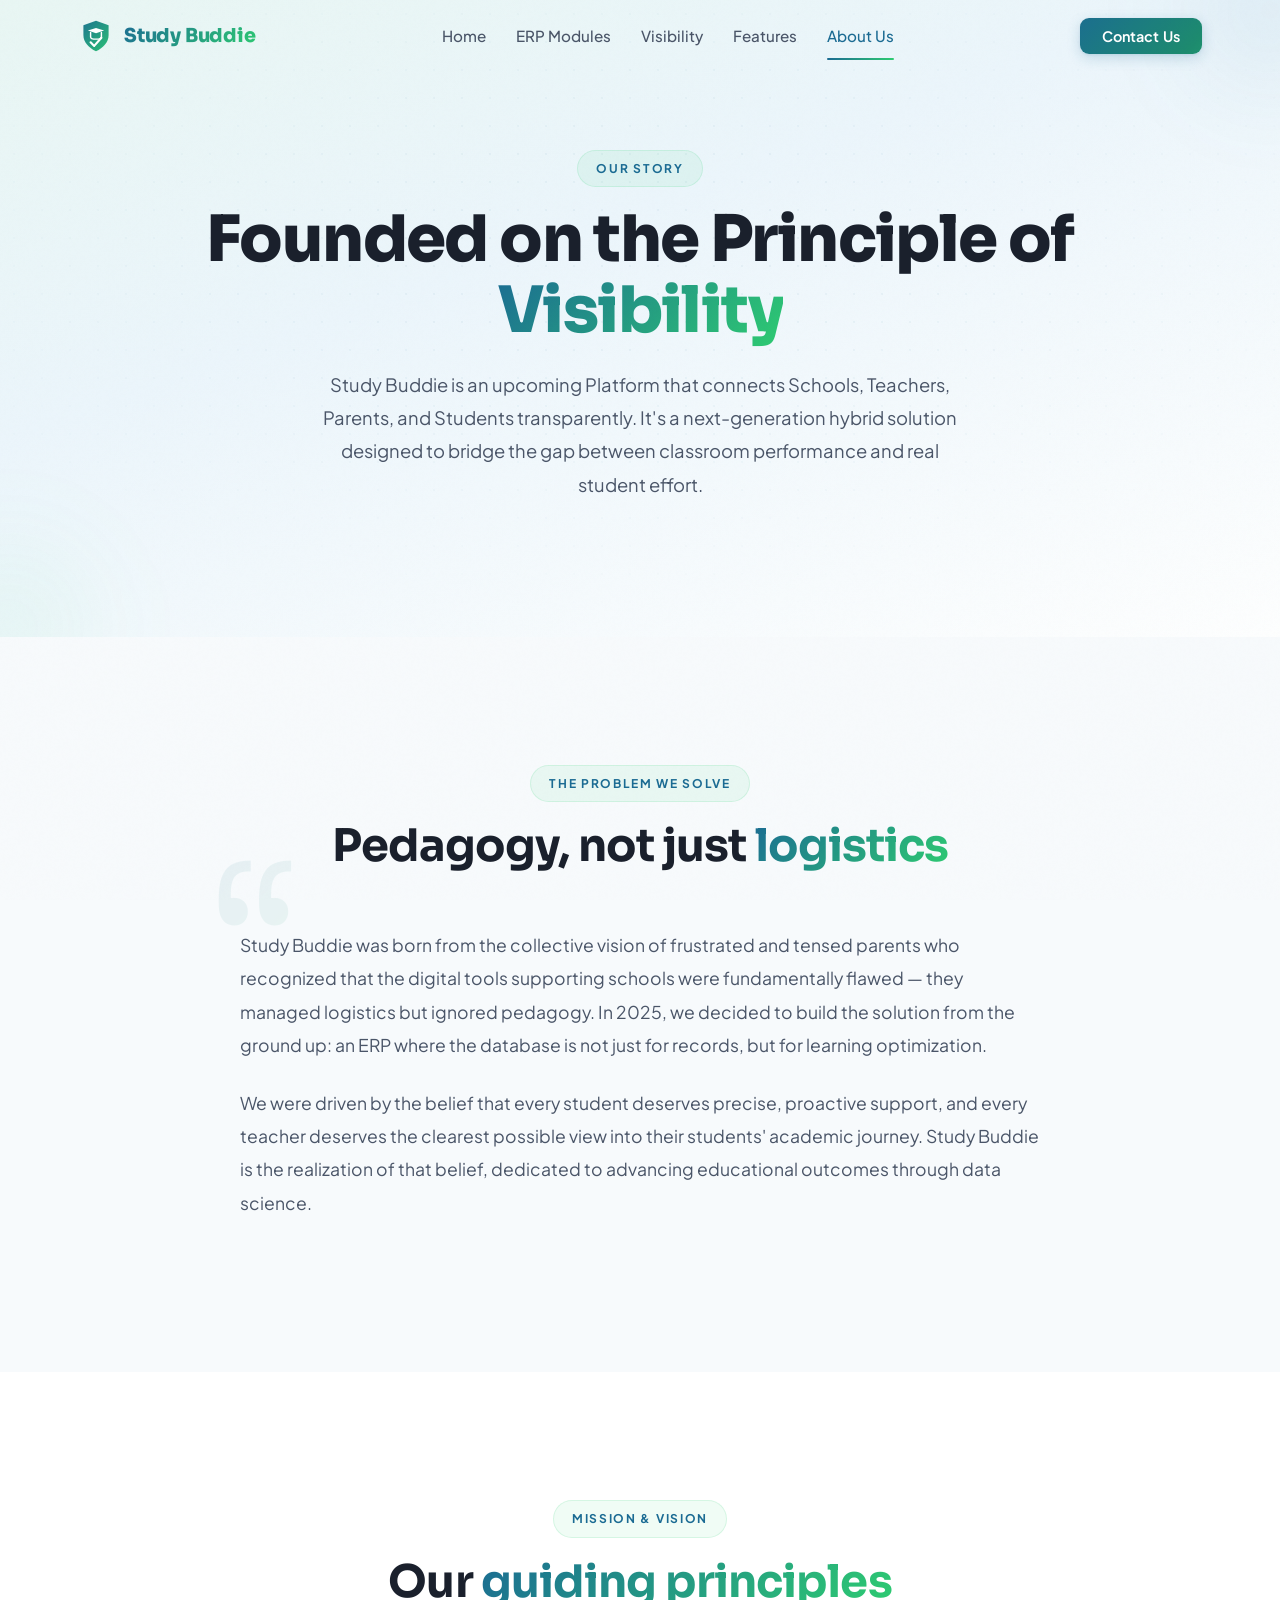
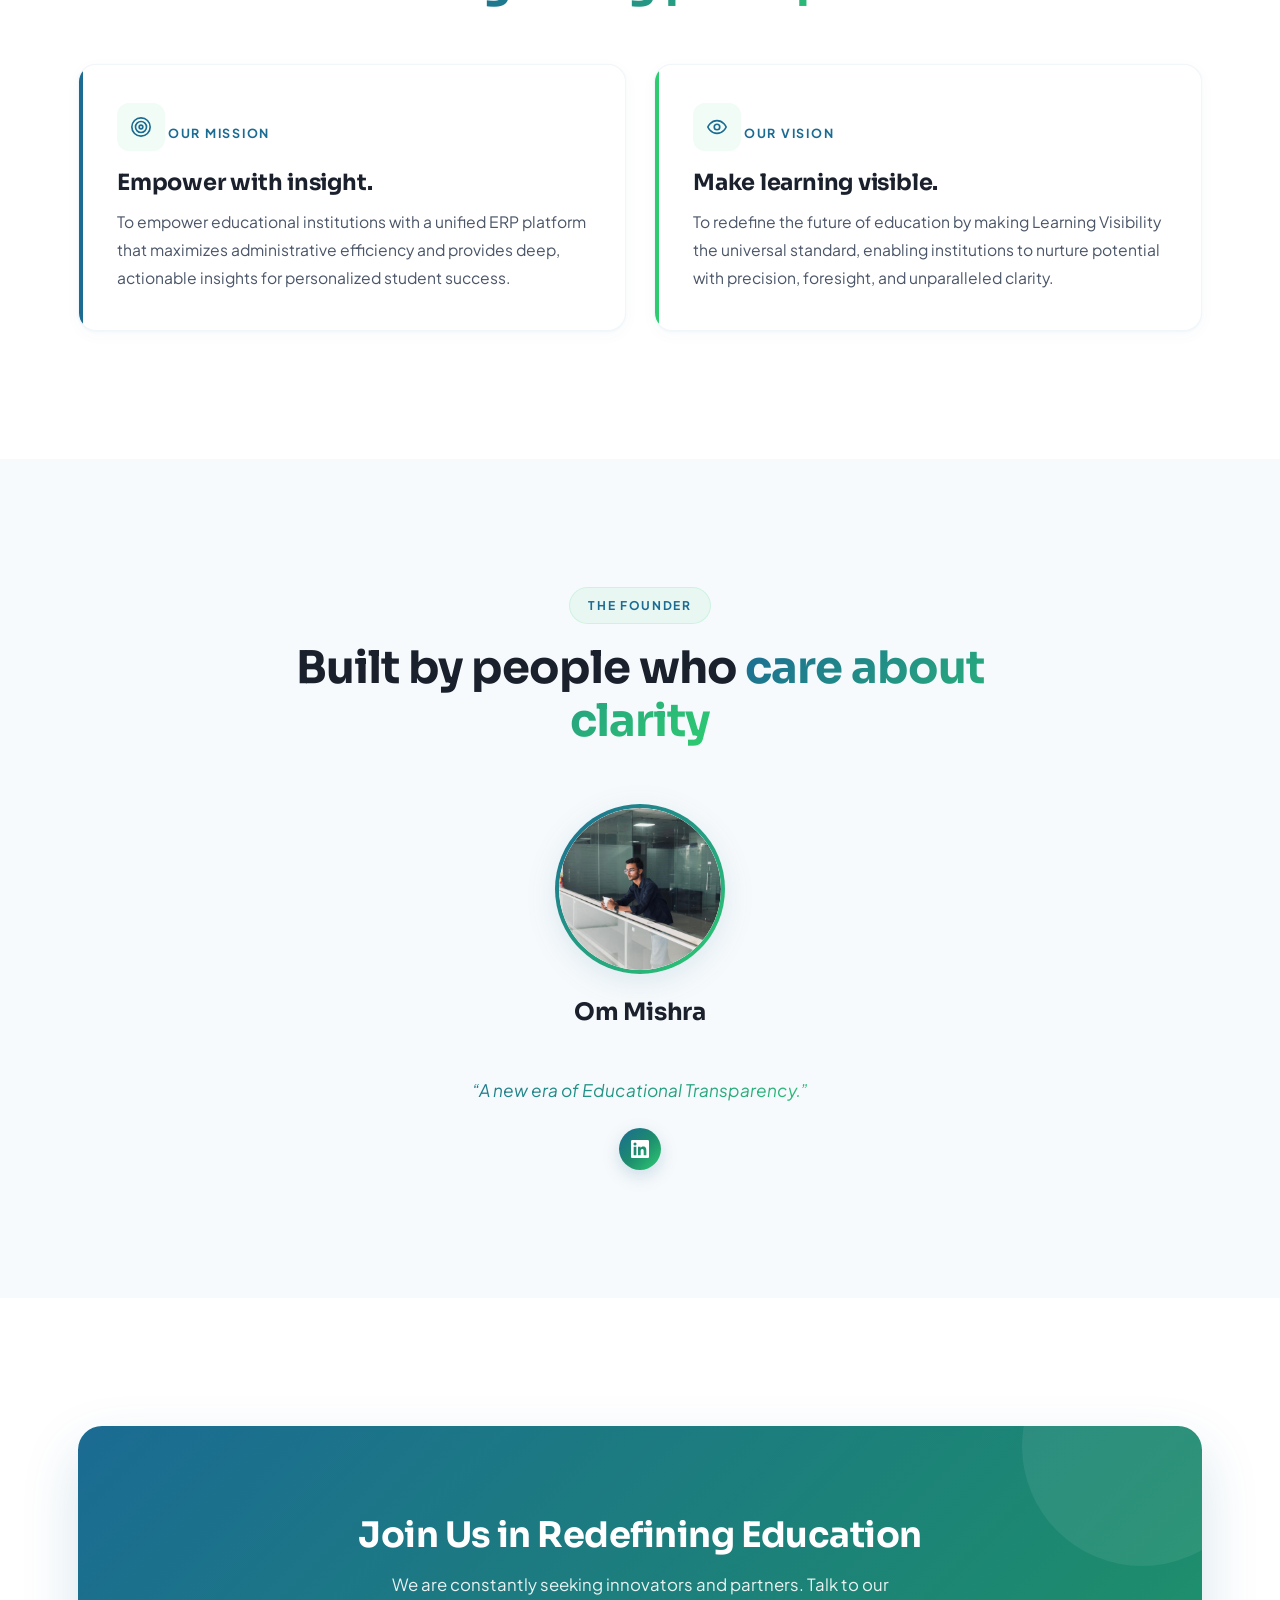
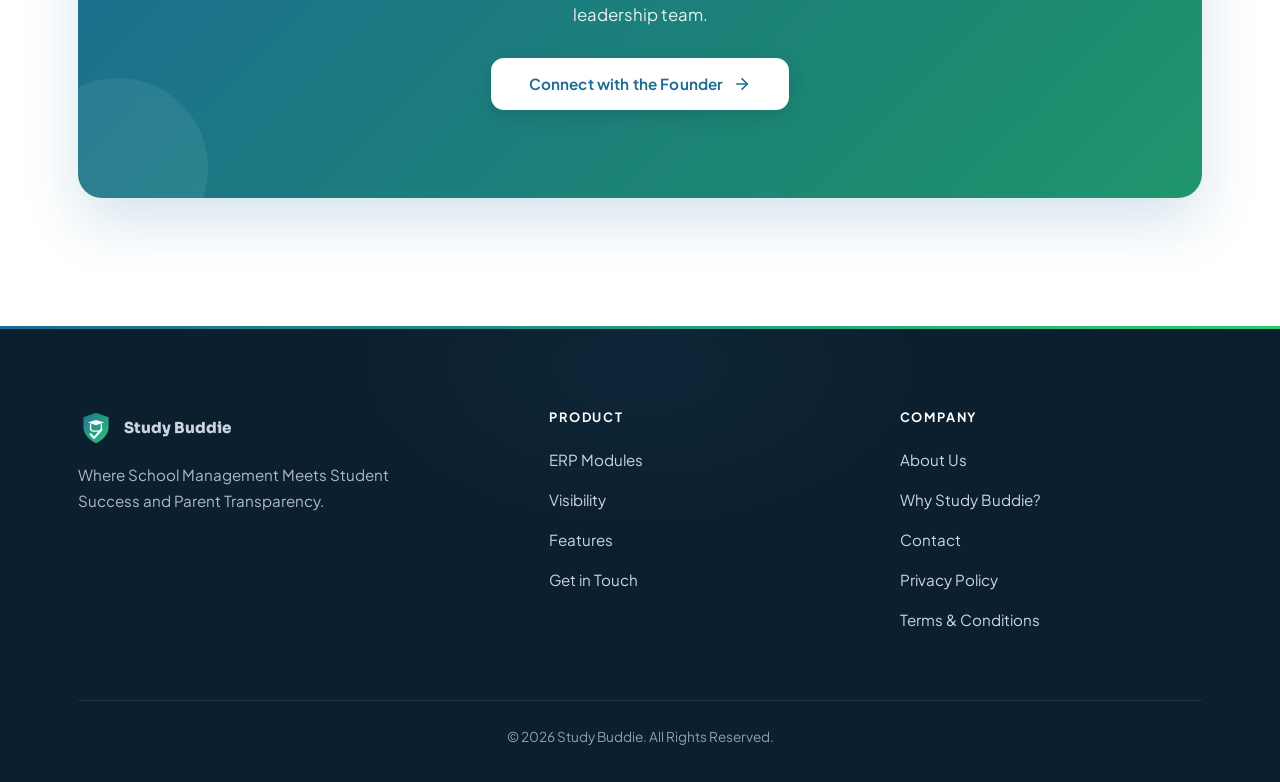
<file: about.html>
<!DOCTYPE html>
<html lang="en">
<head>
    <meta charset="UTF-8" />
    <meta name="viewport" content="width=device-width, initial-scale=1.0" />
    <title>About Us: Founded on the Principle of Visibility | Study Buddie</title>
    <meta name="description" content="Study Buddie is a next-generation hybrid solution designed to bridge the gap between classroom performance and real student effort." />
    <meta name="theme-color" content="#1B6B93" />
    <link rel="canonical" href="about.html" />

    <meta property="og:type" content="website" />
    <meta property="og:title" content="About | Study Buddie" />
    <meta property="og:description" content="Founded on the Principle of Visibility." />
    <meta name="twitter:card" content="summary_large_image" />

    <link rel="preconnect" href="https://fonts.googleapis.com" />
    <link rel="preconnect" href="https://fonts.gstatic.com" crossorigin />
    <link href="https://fonts.googleapis.com/css2?family=Plus+Jakarta+Sans:wght@400;500;600;700;800&family=Sora:wght@700;800&display=swap" rel="stylesheet" />
    <link rel="stylesheet" href="css/style.css" />
</head>
<body>
    <!-- NAVBAR -->
    <nav class="navbar" id="navbar" aria-label="Main navigation">
        <div class="container">
            <div class="nav-inner">
                <a href="index.html" class="nav-brand" aria-label="Study Buddie home">
                    <svg class="brand-mark" viewBox="0 0 40 40" fill="none" aria-hidden="true">
                        <defs>
                            <linearGradient id="sb-grad" x1="0" y1="0" x2="40" y2="40" gradientUnits="userSpaceOnUse">
                                <stop offset="0" stop-color="#1B6B93" />
                                <stop offset="1" stop-color="#2ECC71" />
                            </linearGradient>
                        </defs>
                        <path d="M20 3 L34 8 V19 C34 27 28 33.5 20 37 C12 33.5 6 27 6 19 V8 Z" fill="url(#sb-grad)" />
                        <path d="M20 11 L29 14 L20 17 L11 14 Z" fill="#fff" />
                        <path d="M14 16 V21 C14 22.5 16.5 23.5 20 23.5 C23.5 23.5 26 22.5 26 21 V16" stroke="#fff" stroke-width="1.6" fill="none" stroke-linecap="round" />
                        <path d="M14 27 L18 31 L26 22" stroke="#fff" stroke-width="2.4" stroke-linecap="round" stroke-linejoin="round" fill="none" />
                    </svg>
                    <span class="gradient-text">Study Buddie</span>
                </a>

                <div class="nav-links" id="navMenu">
                    <a href="index.html" class="nav-link">Home</a>
                    <a href="erp.html" class="nav-link">ERP Modules</a>
                    <a href="visibility.html" class="nav-link">Visibility</a>
                    <a href="features.html" class="nav-link">Features</a>
                    <a href="about.html" class="nav-link is-active">About Us</a>
                </div>

                <a href="contact.html" class="btn btn-primary nav-cta">Contact Us</a>

                <button class="nav-toggle" id="navToggle" aria-label="Toggle menu" aria-expanded="false">
                    <span></span><span></span><span></span>
                </button>
            </div>
        </div>
    </nav>

    <main>
        <!-- HERO -->
        <section class="hero hero--compact">
            <span class="blob blob--blue blob--tr blob--small"></span>
            <span class="blob blob--green blob--bl blob--small"></span>

            <div class="container">
                <div class="hero-inner">
                    <span class="badge reveal" data-reveal-delay="100">Our Story</span>
                    <h1 class="hero-title reveal" data-reveal-delay="200">
                        Founded on the Principle of <span class="gradient-text">Visibility</span>
                    </h1>
                    <p class="hero-subtitle reveal" data-reveal-delay="350">
                        Study Buddie is an upcoming Platform that connects Schools, Teachers, Parents, and Students transparently. It's a next-generation hybrid solution designed to bridge the gap between classroom performance and real student effort.
                    </p>
                </div>
            </div>
        </section>

        <!-- THE PROBLEM WE SOLVE -->
        <section class="section section--light">
            <div class="container">
                <div class="section__head">
                    <span class="badge reveal">The Problem We Solve</span>
                    <h2 class="section__title reveal" data-reveal-delay="120">
                        Pedagogy, not just <span class="gradient-text">logistics</span>
                    </h2>
                </div>
                <div class="story">
                    <p class="reveal">Study Buddie was born from the collective vision of frustrated and tensed parents who recognized that the digital tools supporting schools were fundamentally flawed &mdash; they managed logistics but ignored pedagogy. In 2025, we decided to build the solution from the ground up: an ERP where the database is not just for records, but for learning optimization.</p>
                    <p class="reveal" data-reveal-delay="120">We were driven by the belief that every student deserves precise, proactive support, and every teacher deserves the clearest possible view into their students' academic journey. Study Buddie is the realization of that belief, dedicated to advancing educational outcomes through data science.</p>
                </div>
            </div>
        </section>

        <!-- MISSION & VISION -->
        <section class="section section--white">
            <div class="container">
                <div class="section__head">
                    <span class="badge reveal">Mission &amp; Vision</span>
                    <h2 class="section__title reveal" data-reveal-delay="120">
                        Our <span class="gradient-text">guiding principles</span>
                    </h2>
                </div>

                <div class="mv-grid" data-stagger>
                    <article class="mv-card mv-card--mission reveal">
                        <span class="mv-icon" aria-hidden="true">
                            <svg viewBox="0 0 24 24" fill="none" stroke="currentColor" stroke-width="2" stroke-linecap="round" stroke-linejoin="round"><circle cx="12" cy="12" r="10"/><circle cx="12" cy="12" r="6"/><circle cx="12" cy="12" r="2"/></svg>
                        </span>
                        <span class="mv-label">Our Mission</span>
                        <h3>Empower with insight.</h3>
                        <p>To empower educational institutions with a unified ERP platform that maximizes administrative efficiency and provides deep, actionable insights for personalized student success.</p>
                    </article>

                    <article class="mv-card mv-card--vision reveal">
                        <span class="mv-icon" aria-hidden="true">
                            <svg viewBox="0 0 24 24" fill="none" stroke="currentColor" stroke-width="2" stroke-linecap="round" stroke-linejoin="round"><path d="M2 12s3-7 10-7 10 7 10 7-3 7-10 7-10-7-10-7Z"/><circle cx="12" cy="12" r="3"/></svg>
                        </span>
                        <span class="mv-label">Our Vision</span>
                        <h3>Make learning visible.</h3>
                        <p>To redefine the future of education by making Learning Visibility the universal standard, enabling institutions to nurture potential with precision, foresight, and unparalleled clarity.</p>
                    </article>
                </div>
            </div>
        </section>

        <!-- FOUNDER -->
        <section class="section section--light">
            <div class="container">
                <div class="section__head">
                    <span class="badge reveal">The Founder</span>
                    <h2 class="section__title reveal" data-reveal-delay="120">
                        Built by people who <span class="gradient-text">care about clarity</span>
                    </h2>
                </div>

                <div class="founder">
                    <div class="founder-photo reveal-scale">
                        <img src="admin.jpeg" alt="Om Mishra, Founder of Study Buddie" loading="lazy" />
                    </div>
                    <h3 class="founder-name reveal" data-reveal-delay="120">Om Mishra</h3>
                    <p class="founder-role reveal" data-reveal-delay="180">Founder of Study Buddie</p>
                    <p class="founder-quote reveal" data-reveal-delay="240">&ldquo;A new era of Educational Transparency.&rdquo;</p>
                    <a href="https://www.linkedin.com/" target="_blank" rel="noopener noreferrer" class="founder-social reveal" data-reveal-delay="300" aria-label="LinkedIn">
                        <svg viewBox="0 0 24 24" fill="currentColor" aria-hidden="true"><path d="M20.45 20.45h-3.55v-5.57c0-1.33-.03-3.04-1.85-3.04-1.85 0-2.13 1.45-2.13 2.95v5.66H9.36V9h3.41v1.56h.05c.48-.9 1.64-1.85 3.37-1.85 3.6 0 4.27 2.37 4.27 5.46v6.28zM5.34 7.43a2.06 2.06 0 1 1 0-4.12 2.06 2.06 0 0 1 0 4.12zM7.12 20.45H3.56V9h3.56v11.45zM22.22 0H1.77C.79 0 0 .77 0 1.72v20.56C0 23.23.79 24 1.77 24h20.45c.98 0 1.78-.77 1.78-1.72V1.72C24 .77 23.2 0 22.22 0z"/></svg>
                    </a>
                </div>
            </div>
        </section>

        <!-- BOTTOM CTA -->
        <section class="section section--white">
            <div class="container">
                <div class="cta-banner reveal">
                    <h2>Join Us in Redefining Education</h2>
                    <p>We are constantly seeking innovators and partners. Talk to our leadership team.</p>
                    <a href="contact.html" class="btn btn-on-grad">
                        Connect with the Founder
                        <svg class="arrow" width="18" height="18" viewBox="0 0 24 24" fill="none" stroke="currentColor" stroke-width="2.2" stroke-linecap="round" stroke-linejoin="round" aria-hidden="true"><path d="M5 12h14"/><path d="m12 5 7 7-7 7"/></svg>
                    </a>
                </div>
            </div>
        </section>
    </main>

    <!-- FOOTER -->
    <footer class="footer">
        <div class="container">
            <div class="footer-grid">
                <div class="footer-col">
                    <a href="index.html" class="footer-brand">
                        <svg class="brand-mark" viewBox="0 0 40 40" fill="none" aria-hidden="true">
                            <defs>
                                <linearGradient id="sb-grad-f" x1="0" y1="0" x2="40" y2="40" gradientUnits="userSpaceOnUse">
                                    <stop offset="0" stop-color="#1B6B93" />
                                    <stop offset="1" stop-color="#2ECC71" />
                                </linearGradient>
                            </defs>
                            <path d="M20 3 L34 8 V19 C34 27 28 33.5 20 37 C12 33.5 6 27 6 19 V8 Z" fill="url(#sb-grad-f)" />
                            <path d="M20 11 L29 14 L20 17 L11 14 Z" fill="#fff" />
                            <path d="M14 16 V21 C14 22.5 16.5 23.5 20 23.5 C23.5 23.5 26 22.5 26 21 V16" stroke="#fff" stroke-width="1.6" fill="none" stroke-linecap="round" />
                            <path d="M14 27 L18 31 L26 22" stroke="#fff" stroke-width="2.4" stroke-linecap="round" stroke-linejoin="round" fill="none" />
                        </svg>
                        Study Buddie
                    </a>
                    <p class="footer-tag">Where School Management Meets Student Success and Parent Transparency.</p>
                </div>
                <div class="footer-col">
                    <h4>Product</h4>
                    <ul>
                        <li><a href="erp.html">ERP Modules</a></li>
                        <li><a href="visibility.html">Visibility</a></li>
                        <li><a href="features.html">Features</a></li>
                        <li><a href="contact.html">Get in Touch</a></li>
                    </ul>
                </div>
                <div class="footer-col">
                    <h4>Company</h4>
                    <ul>
                        <li><a href="about.html">About Us</a></li>
                        <li><a href="about.html">Why Study Buddie?</a></li>
                        <li><a href="contact.html">Contact</a></li>
                        <li><a href="/legal.html#privacy-policy">Privacy Policy</a></li>
                        <li><a href="/legal.html#terms-and-conditions">Terms &amp; Conditions</a></li>
                    </ul>
                </div>
            </div>
            <div class="footer-bottom">
                &copy; <span id="year">2025</span> Study Buddie. All Rights Reserved.
            </div>
        </div>
    </footer>

    <script src="js/main.js" defer></script>
</body>
</html>
</file>
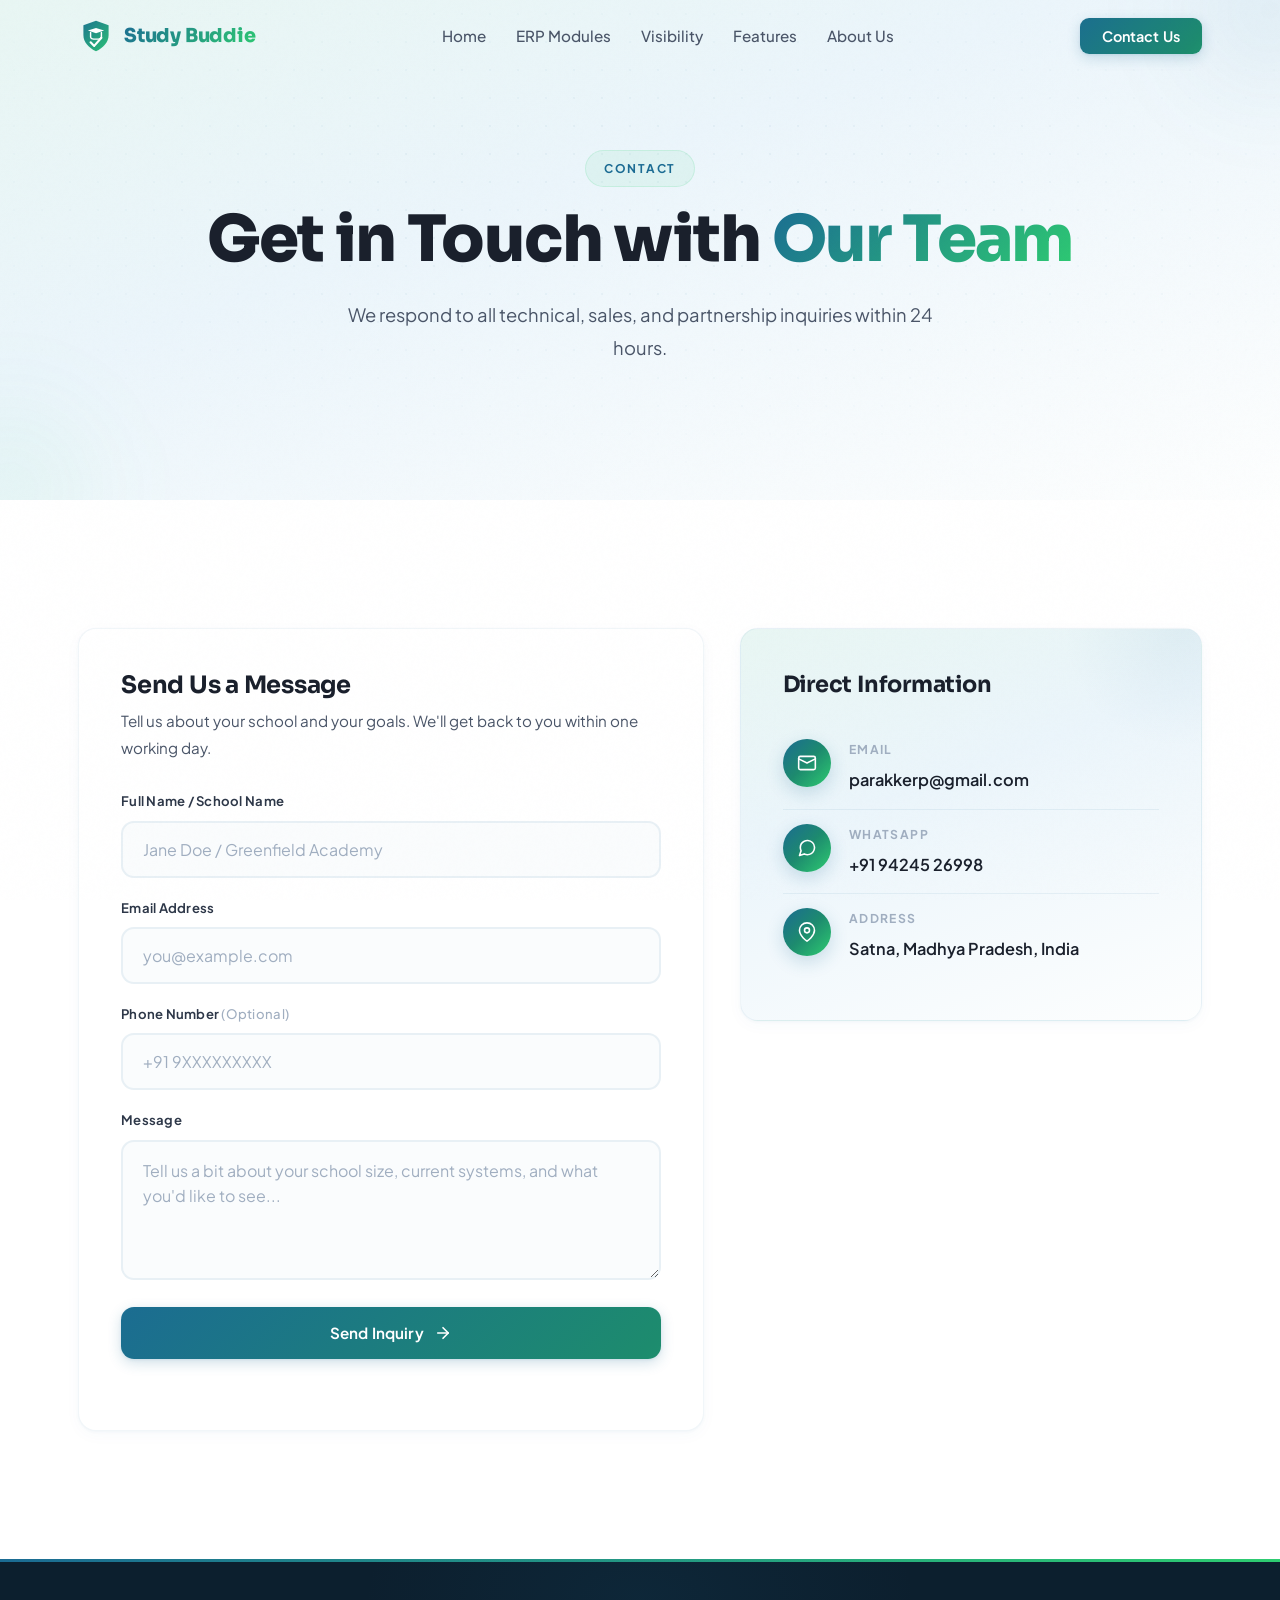
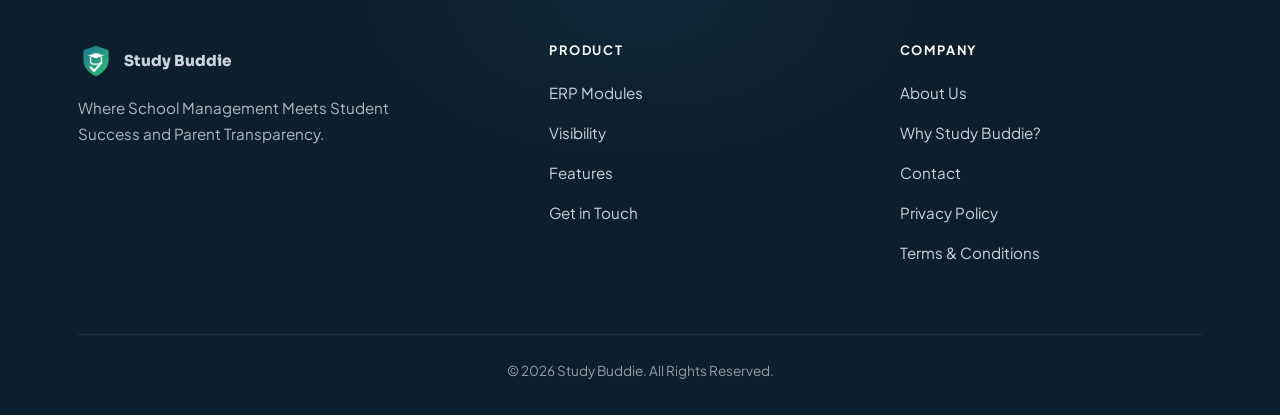
<file: contact.html>
<!DOCTYPE html>
<html lang="en">
<head>
    <meta charset="UTF-8" />
    <meta name="viewport" content="width=device-width, initial-scale=1.0" />
    <title>Contact Us: Get in Touch with Our Team | Study Buddie</title>
    <meta name="description" content="We respond to all technical, sales, and partnership inquiries within 24 hours." />
    <meta name="theme-color" content="#1B6B93" />
    <link rel="canonical" href="contact.html" />

    <meta property="og:type" content="website" />
    <meta property="og:title" content="Contact | Study Buddie" />
    <meta property="og:description" content="Get in touch with our team." />
    <meta name="twitter:card" content="summary_large_image" />

    <link rel="preconnect" href="https://fonts.googleapis.com" />
    <link rel="preconnect" href="https://fonts.gstatic.com" crossorigin />
    <link href="https://fonts.googleapis.com/css2?family=Plus+Jakarta+Sans:wght@400;500;600;700;800&family=Sora:wght@700;800&display=swap" rel="stylesheet" />
    <link rel="stylesheet" href="css/style.css" />
</head>
<body>
    <!-- NAVBAR -->
    <nav class="navbar" id="navbar" aria-label="Main navigation">
        <div class="container">
            <div class="nav-inner">
                <a href="index.html" class="nav-brand" aria-label="Study Buddie home">
                    <svg class="brand-mark" viewBox="0 0 40 40" fill="none" aria-hidden="true">
                        <defs>
                            <linearGradient id="sb-grad" x1="0" y1="0" x2="40" y2="40" gradientUnits="userSpaceOnUse">
                                <stop offset="0" stop-color="#1B6B93" />
                                <stop offset="1" stop-color="#2ECC71" />
                            </linearGradient>
                        </defs>
                        <path d="M20 3 L34 8 V19 C34 27 28 33.5 20 37 C12 33.5 6 27 6 19 V8 Z" fill="url(#sb-grad)" />
                        <path d="M20 11 L29 14 L20 17 L11 14 Z" fill="#fff" />
                        <path d="M14 16 V21 C14 22.5 16.5 23.5 20 23.5 C23.5 23.5 26 22.5 26 21 V16" stroke="#fff" stroke-width="1.6" fill="none" stroke-linecap="round" />
                        <path d="M14 27 L18 31 L26 22" stroke="#fff" stroke-width="2.4" stroke-linecap="round" stroke-linejoin="round" fill="none" />
                    </svg>
                    <span class="gradient-text">Study Buddie</span>
                </a>

                <div class="nav-links" id="navMenu">
                    <a href="index.html" class="nav-link">Home</a>
                    <a href="erp.html" class="nav-link">ERP Modules</a>
                    <a href="visibility.html" class="nav-link">Visibility</a>
                    <a href="features.html" class="nav-link">Features</a>
                    <a href="about.html" class="nav-link">About Us</a>
                </div>

                <a href="contact.html" class="btn btn-primary nav-cta">Contact Us</a>

                <button class="nav-toggle" id="navToggle" aria-label="Toggle menu" aria-expanded="false">
                    <span></span><span></span><span></span>
                </button>
            </div>
        </div>
    </nav>

    <main>
        <!-- HERO -->
        <section class="hero hero--compact">
            <span class="blob blob--blue blob--tr blob--small"></span>
            <span class="blob blob--green blob--bl blob--small"></span>

            <div class="container">
                <div class="hero-inner">
                    <span class="badge reveal" data-reveal-delay="100">Contact</span>
                    <h1 class="hero-title reveal" data-reveal-delay="200">
                        Get in Touch with <span class="gradient-text">Our Team</span>
                    </h1>
                    <p class="hero-subtitle reveal" data-reveal-delay="350">
                        We respond to all technical, sales, and partnership inquiries within 24 hours.
                    </p>
                </div>
            </div>
        </section>

        <!-- CONTACT FORM + INFO -->
        <section class="section section--white">
            <div class="container">
                <div class="contact-grid">
                    <div class="contact-card reveal-left">
                        <h3>Send Us a Message</h3>
                        <p class="lede">Tell us about your school and your goals. We'll get back to you within one working day.</p>

                        <form id="contactForm" novalidate>
                            <div class="field">
                                <label for="cf-name">Full Name / School Name</label>
                                <input type="text" id="cf-name" name="name" class="input" placeholder="Jane Doe / Greenfield Academy" required />
                            </div>
                            <div class="field">
                                <label for="cf-email">Email Address</label>
                                <input type="email" id="cf-email" name="email" class="input" placeholder="you@example.com" required />
                            </div>
                            <div class="field">
                                <label for="cf-phone">Phone Number <span style="color:var(--muted-text);font-weight:500;">(Optional)</span></label>
                                <input type="tel" id="cf-phone" name="phone" class="input" placeholder="+91 9XXXXXXXXX" />
                            </div>
                            <div class="field">
                                <label for="cf-message">Message</label>
                                <textarea id="cf-message" name="message" class="textarea" placeholder="Tell us a bit about your school size, current systems, and what you'd like to see..." required></textarea>
                            </div>

                            <button type="submit" class="btn btn-primary btn-block">
                                Send Inquiry
                                <svg class="arrow" width="18" height="18" viewBox="0 0 24 24" fill="none" stroke="currentColor" stroke-width="2.2" stroke-linecap="round" stroke-linejoin="round" aria-hidden="true"><path d="M5 12h14"/><path d="m12 5 7 7-7 7"/></svg>
                            </button>

                            <p class="form-status" role="status" aria-live="polite"></p>
                        </form>
                    </div>

                    <aside class="info-card reveal-right">
                        <h3>Direct Information</h3>

                        <div class="info-item">
                            <span class="info-ico" aria-hidden="true">
                                <svg viewBox="0 0 24 24" fill="none" stroke="currentColor" stroke-width="2" stroke-linecap="round" stroke-linejoin="round"><rect x="2" y="4" width="20" height="16" rx="2"/><path d="m22 7-10 5L2 7"/></svg>
                            </span>
                            <div>
                                <div class="info-label">Email</div>
                                <a class="info-value" href="mailto:parakkerp@gmail.com">parakkerp@gmail.com</a>
                            </div>
                        </div>

                        <div class="info-item">
                            <span class="info-ico" aria-hidden="true">
                                <svg viewBox="0 0 24 24" fill="none" stroke="currentColor" stroke-width="2" stroke-linecap="round" stroke-linejoin="round"><path d="M21 11.5a8.38 8.38 0 0 1-.9 3.8 8.5 8.5 0 0 1-7.6 4.7 8.38 8.38 0 0 1-3.8-.9L3 21l1.9-5.7a8.38 8.38 0 0 1-.9-3.8 8.5 8.5 0 0 1 4.7-7.6 8.38 8.38 0 0 1 3.8-.9h.5a8.48 8.48 0 0 1 8 8v.5z"/></svg>
                            </span>
                            <div>
                                <div class="info-label">WhatsApp</div>
                                <a class="info-value" href="https://wa.me/919424526998" target="_blank" rel="noopener noreferrer">+91 94245 26998</a>
                            </div>
                        </div>

                        <div class="info-item">
                            <span class="info-ico" aria-hidden="true">
                                <svg viewBox="0 0 24 24" fill="none" stroke="currentColor" stroke-width="2" stroke-linecap="round" stroke-linejoin="round"><path d="M21 10c0 7-9 13-9 13S3 17 3 10a9 9 0 0 1 18 0z"/><circle cx="12" cy="10" r="3"/></svg>
                            </span>
                            <div>
                                <div class="info-label">Address</div>
                                <span class="info-value">Satna, Madhya Pradesh, India</span>
                            </div>
                        </div>
                    </aside>
                </div>
            </div>
        </section>
    </main>

    <!-- FOOTER -->
    <footer class="footer">
        <div class="container">
            <div class="footer-grid">
                <div class="footer-col">
                    <a href="index.html" class="footer-brand">
                        <svg class="brand-mark" viewBox="0 0 40 40" fill="none" aria-hidden="true">
                            <defs>
                                <linearGradient id="sb-grad-f" x1="0" y1="0" x2="40" y2="40" gradientUnits="userSpaceOnUse">
                                    <stop offset="0" stop-color="#1B6B93" />
                                    <stop offset="1" stop-color="#2ECC71" />
                                </linearGradient>
                            </defs>
                            <path d="M20 3 L34 8 V19 C34 27 28 33.5 20 37 C12 33.5 6 27 6 19 V8 Z" fill="url(#sb-grad-f)" />
                            <path d="M20 11 L29 14 L20 17 L11 14 Z" fill="#fff" />
                            <path d="M14 16 V21 C14 22.5 16.5 23.5 20 23.5 C23.5 23.5 26 22.5 26 21 V16" stroke="#fff" stroke-width="1.6" fill="none" stroke-linecap="round" />
                            <path d="M14 27 L18 31 L26 22" stroke="#fff" stroke-width="2.4" stroke-linecap="round" stroke-linejoin="round" fill="none" />
                        </svg>
                        Study Buddie
                    </a>
                    <p class="footer-tag">Where School Management Meets Student Success and Parent Transparency.</p>
                </div>
                <div class="footer-col">
                    <h4>Product</h4>
                    <ul>
                        <li><a href="erp.html">ERP Modules</a></li>
                        <li><a href="visibility.html">Visibility</a></li>
                        <li><a href="features.html">Features</a></li>
                        <li><a href="contact.html">Get in Touch</a></li>
                    </ul>
                </div>
                <div class="footer-col">
                    <h4>Company</h4>
                    <ul>
                        <li><a href="about.html">About Us</a></li>
                        <li><a href="about.html">Why Study Buddie?</a></li>
                        <li><a href="contact.html">Contact</a></li>
                        <li><a href="/legal.html#privacy-policy">Privacy Policy</a></li>
                        <li><a href="/legal.html#terms-and-conditions">Terms &amp; Conditions</a></li>
                    </ul>
                </div>
            </div>
            <div class="footer-bottom">
                &copy; <span id="year">2025</span> Study Buddie. All Rights Reserved.
            </div>
        </div>
    </footer>

    <script src="js/main.js" defer></script>
</body>
</html>
</file>
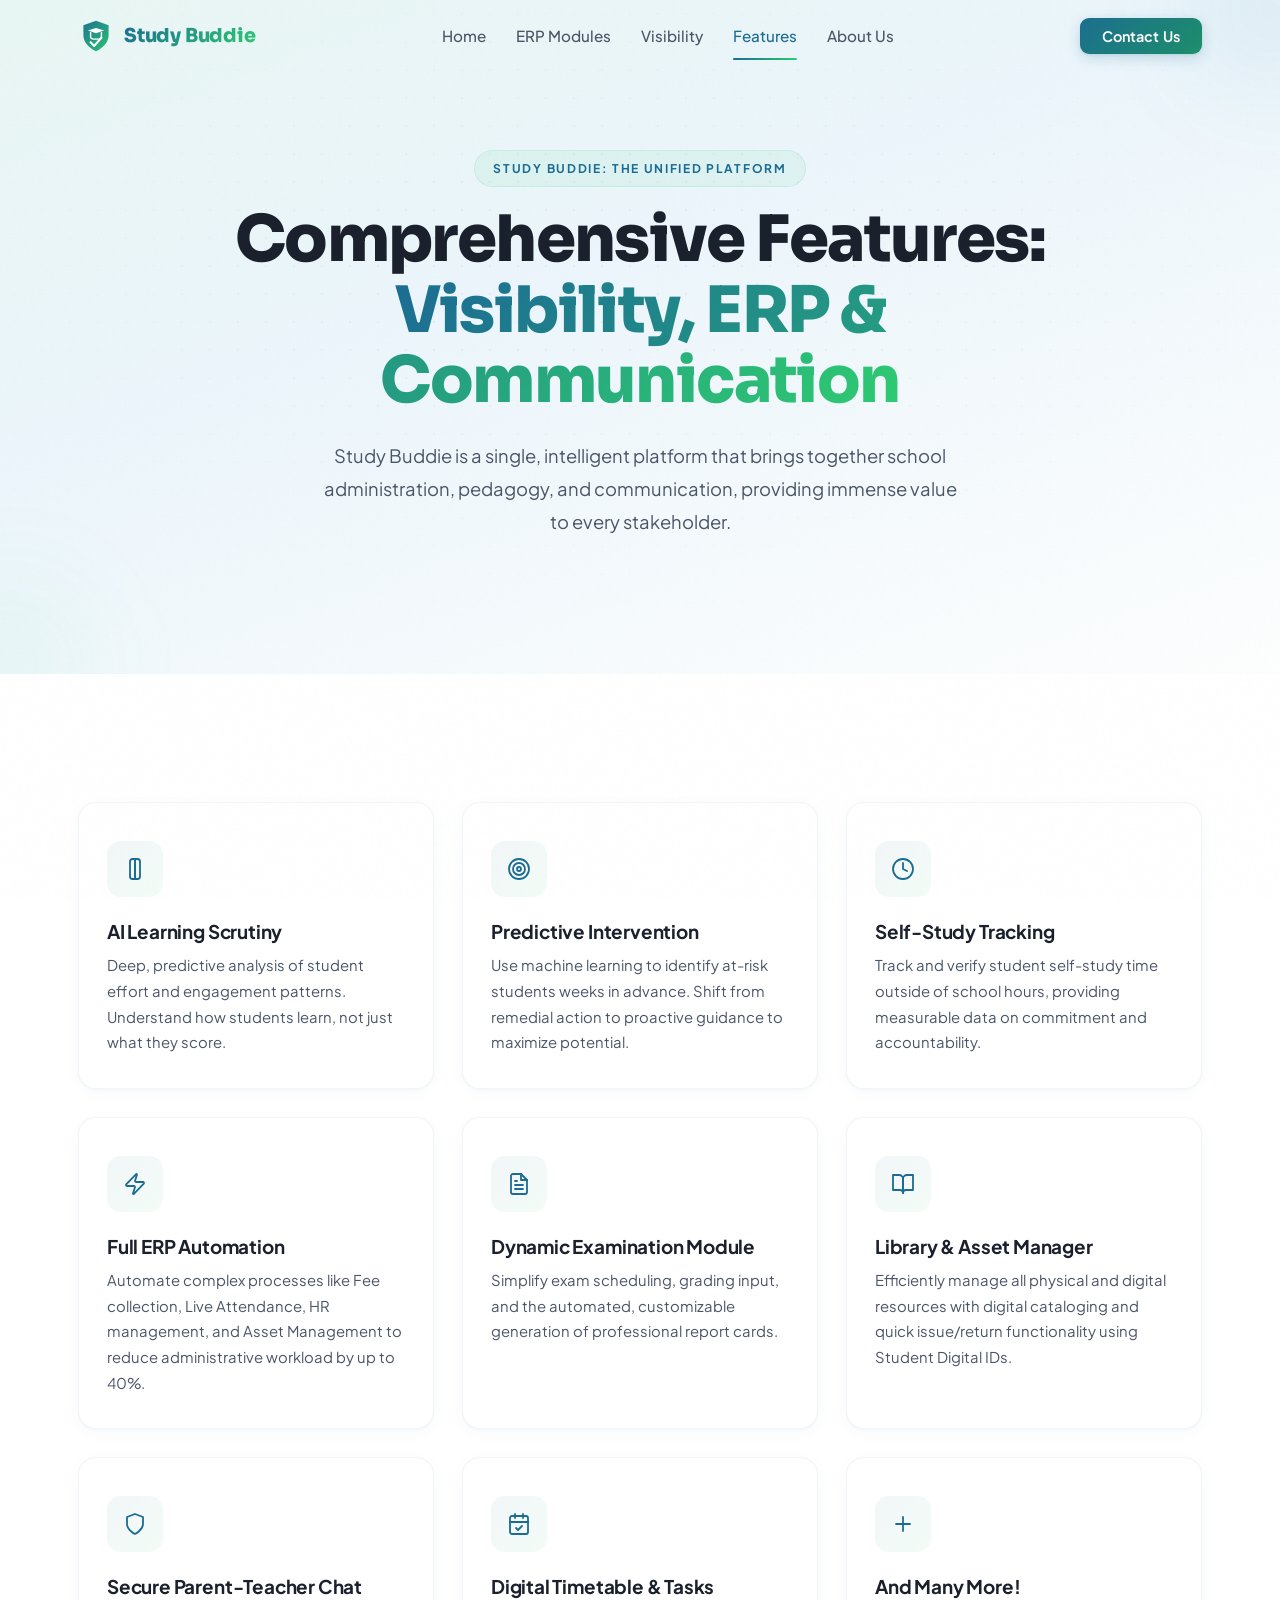
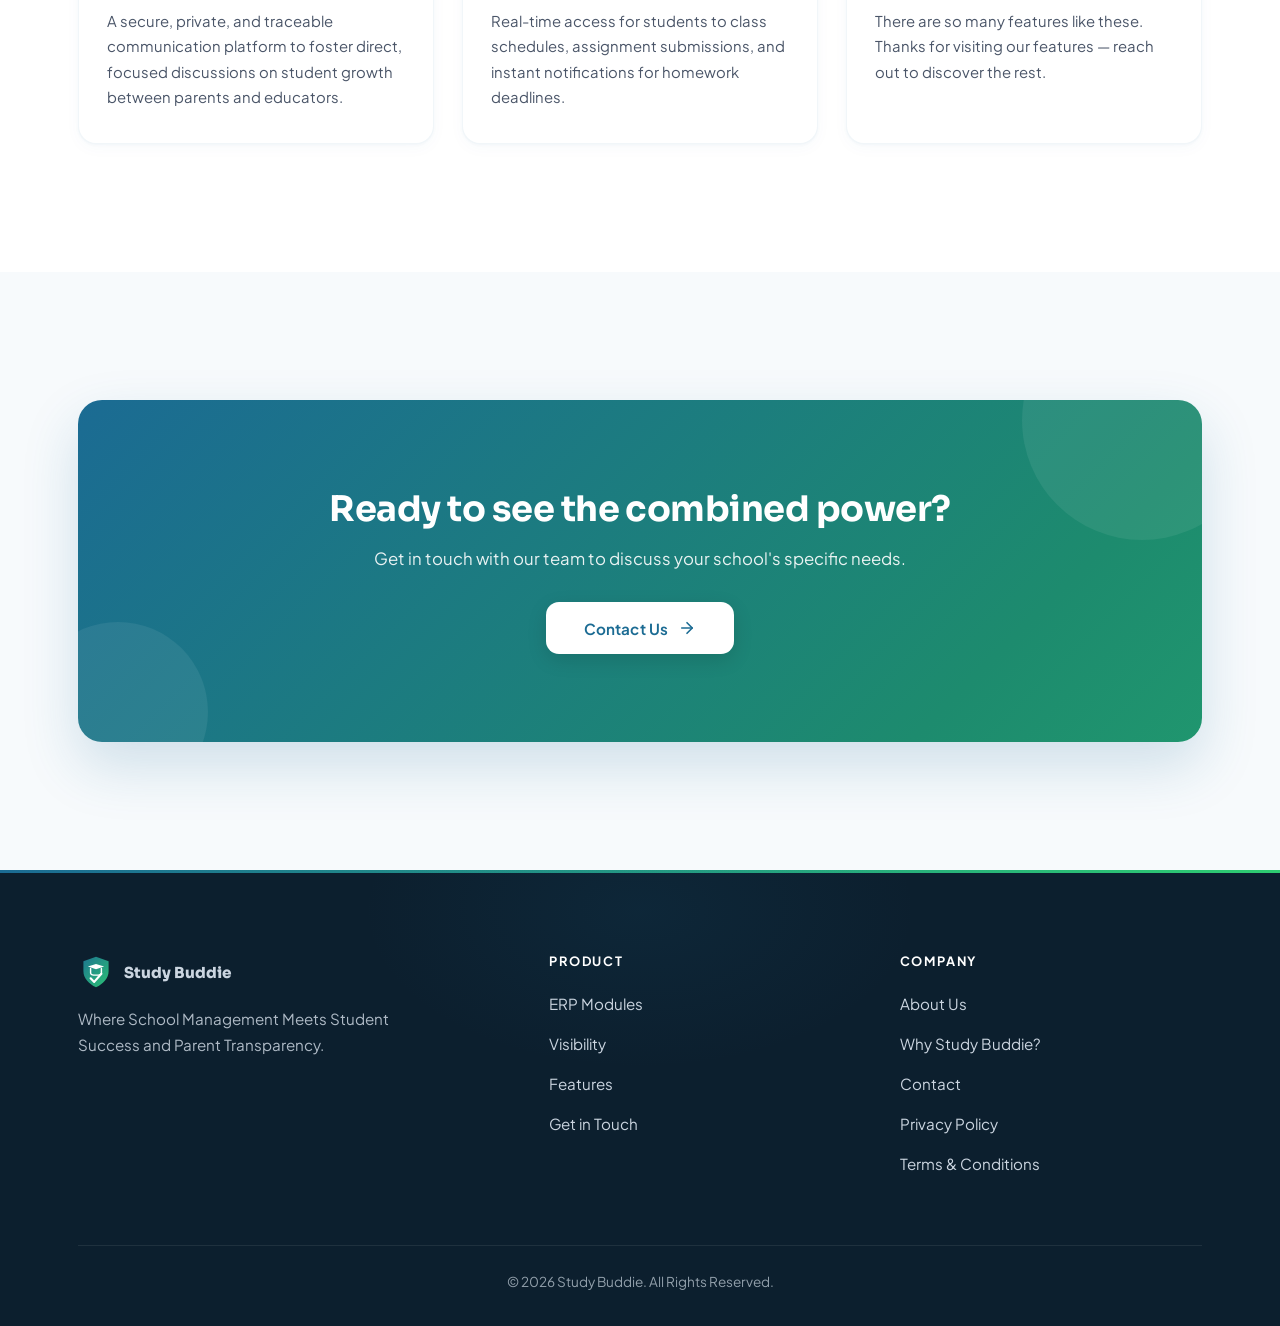
<file: features.html>
<!DOCTYPE html>
<html lang="en">
<head>
    <meta charset="UTF-8" />
    <meta name="viewport" content="width=device-width, initial-scale=1.0" />
    <title>Comprehensive Features: Visibility, ERP &amp; Communication | Study Buddie</title>
    <meta name="description" content="Study Buddie is a single, intelligent platform that brings together school administration, pedagogy, and communication." />
    <meta name="theme-color" content="#1B6B93" />
    <link rel="canonical" href="features.html" />

    <meta property="og:type" content="website" />
    <meta property="og:title" content="Features | Study Buddie" />
    <meta property="og:description" content="Visibility, ERP and Communication in one unified platform." />
    <meta name="twitter:card" content="summary_large_image" />

    <link rel="preconnect" href="https://fonts.googleapis.com" />
    <link rel="preconnect" href="https://fonts.gstatic.com" crossorigin />
    <link href="https://fonts.googleapis.com/css2?family=Plus+Jakarta+Sans:wght@400;500;600;700;800&family=Sora:wght@700;800&display=swap" rel="stylesheet" />
    <link rel="stylesheet" href="css/style.css" />
</head>
<body>
    <!-- NAVBAR -->
    <nav class="navbar" id="navbar" aria-label="Main navigation">
        <div class="container">
            <div class="nav-inner">
                <a href="index.html" class="nav-brand" aria-label="Study Buddie home">
                    <svg class="brand-mark" viewBox="0 0 40 40" fill="none" aria-hidden="true">
                        <defs>
                            <linearGradient id="sb-grad" x1="0" y1="0" x2="40" y2="40" gradientUnits="userSpaceOnUse">
                                <stop offset="0" stop-color="#1B6B93" />
                                <stop offset="1" stop-color="#2ECC71" />
                            </linearGradient>
                        </defs>
                        <path d="M20 3 L34 8 V19 C34 27 28 33.5 20 37 C12 33.5 6 27 6 19 V8 Z" fill="url(#sb-grad)" />
                        <path d="M20 11 L29 14 L20 17 L11 14 Z" fill="#fff" />
                        <path d="M14 16 V21 C14 22.5 16.5 23.5 20 23.5 C23.5 23.5 26 22.5 26 21 V16" stroke="#fff" stroke-width="1.6" fill="none" stroke-linecap="round" />
                        <path d="M14 27 L18 31 L26 22" stroke="#fff" stroke-width="2.4" stroke-linecap="round" stroke-linejoin="round" fill="none" />
                    </svg>
                    <span class="gradient-text">Study Buddie</span>
                </a>

                <div class="nav-links" id="navMenu">
                    <a href="index.html" class="nav-link">Home</a>
                    <a href="erp.html" class="nav-link">ERP Modules</a>
                    <a href="visibility.html" class="nav-link">Visibility</a>
                    <a href="features.html" class="nav-link is-active">Features</a>
                    <a href="about.html" class="nav-link">About Us</a>
                </div>

                <a href="contact.html" class="btn btn-primary nav-cta">Contact Us</a>

                <button class="nav-toggle" id="navToggle" aria-label="Toggle menu" aria-expanded="false">
                    <span></span><span></span><span></span>
                </button>
            </div>
        </div>
    </nav>

    <main>
        <!-- HERO -->
        <section class="hero hero--compact">
            <span class="blob blob--blue blob--tr blob--small"></span>
            <span class="blob blob--green blob--bl blob--small"></span>

            <div class="container">
                <div class="hero-inner">
                    <span class="badge reveal" data-reveal-delay="100">Study Buddie: The Unified Platform</span>
                    <h1 class="hero-title reveal" data-reveal-delay="200">
                        Comprehensive Features: <span class="gradient-text">Visibility, ERP &amp; Communication</span>
                    </h1>
                    <p class="hero-subtitle reveal" data-reveal-delay="350">
                        Study Buddie is a single, intelligent platform that brings together school administration, pedagogy, and communication, providing immense value to every stakeholder.
                    </p>
                </div>
            </div>
        </section>

        <!-- FEATURES GRID -->
        <section class="section section--white">
            <div class="container">
                <div class="features-grid" data-stagger>
                    <article class="feature-card reveal">
                        <span class="feature-icon" aria-hidden="true">
                            <svg viewBox="0 0 24 24" fill="none" stroke="currentColor" stroke-width="2" stroke-linecap="round" stroke-linejoin="round"><path d="M9.5 2A2.5 2.5 0 0 0 7 4.5v15A2.5 2.5 0 0 0 9.5 22H12V2Z"/><path d="M14.5 2A2.5 2.5 0 0 1 17 4.5v15a2.5 2.5 0 0 1-2.5 2.5H12V2Z"/></svg>
                        </span>
                        <h3>AI Learning Scrutiny</h3>
                        <p>Deep, predictive analysis of student effort and engagement patterns. Understand how students learn, not just what they score.</p>
                    </article>

                    <article class="feature-card reveal">
                        <span class="feature-icon" aria-hidden="true">
                            <svg viewBox="0 0 24 24" fill="none" stroke="currentColor" stroke-width="2" stroke-linecap="round" stroke-linejoin="round"><circle cx="12" cy="12" r="10"/><circle cx="12" cy="12" r="6"/><circle cx="12" cy="12" r="2"/></svg>
                        </span>
                        <h3>Predictive Intervention</h3>
                        <p>Use machine learning to identify at-risk students weeks in advance. Shift from remedial action to proactive guidance to maximize potential.</p>
                    </article>

                    <article class="feature-card reveal">
                        <span class="feature-icon" aria-hidden="true">
                            <svg viewBox="0 0 24 24" fill="none" stroke="currentColor" stroke-width="2" stroke-linecap="round" stroke-linejoin="round"><circle cx="12" cy="12" r="10"/><polyline points="12 6 12 12 16 14"/></svg>
                        </span>
                        <h3>Self-Study Tracking</h3>
                        <p>Track and verify student self-study time outside of school hours, providing measurable data on commitment and accountability.</p>
                    </article>

                    <article class="feature-card reveal">
                        <span class="feature-icon" aria-hidden="true">
                            <svg viewBox="0 0 24 24" fill="none" stroke="currentColor" stroke-width="2" stroke-linecap="round" stroke-linejoin="round"><path d="M4 14a1 1 0 0 1-.78-1.63l9.9-10.2a.5.5 0 0 1 .86.46l-1.92 6.02A1 1 0 0 0 13 10h7a1 1 0 0 1 .78 1.63l-9.9 10.2a.5.5 0 0 1-.86-.46l1.92-6.02A1 1 0 0 0 11 14z"/></svg>
                        </span>
                        <h3>Full ERP Automation</h3>
                        <p>Automate complex processes like Fee collection, Live Attendance, HR management, and Asset Management to reduce administrative workload by up to 40%.</p>
                    </article>

                    <article class="feature-card reveal">
                        <span class="feature-icon" aria-hidden="true">
                            <svg viewBox="0 0 24 24" fill="none" stroke="currentColor" stroke-width="2" stroke-linecap="round" stroke-linejoin="round"><path d="M14 2H6a2 2 0 0 0-2 2v16a2 2 0 0 0 2 2h12a2 2 0 0 0 2-2V8z"/><polyline points="14 2 14 8 20 8"/><line x1="16" y1="13" x2="8" y2="13"/><line x1="16" y1="17" x2="8" y2="17"/><polyline points="10 9 9 9 8 9"/></svg>
                        </span>
                        <h3>Dynamic Examination Module</h3>
                        <p>Simplify exam scheduling, grading input, and the automated, customizable generation of professional report cards.</p>
                    </article>

                    <article class="feature-card reveal">
                        <span class="feature-icon" aria-hidden="true">
                            <svg viewBox="0 0 24 24" fill="none" stroke="currentColor" stroke-width="2" stroke-linecap="round" stroke-linejoin="round"><path d="M2 3h6a4 4 0 0 1 4 4v14a3 3 0 0 0-3-3H2z"/><path d="M22 3h-6a4 4 0 0 0-4 4v14a3 3 0 0 1 3-3h7z"/></svg>
                        </span>
                        <h3>Library &amp; Asset Manager</h3>
                        <p>Efficiently manage all physical and digital resources with digital cataloging and quick issue/return functionality using Student Digital IDs.</p>
                    </article>

                    <article class="feature-card reveal">
                        <span class="feature-icon" aria-hidden="true">
                            <svg viewBox="0 0 24 24" fill="none" stroke="currentColor" stroke-width="2" stroke-linecap="round" stroke-linejoin="round"><path d="M12 22s8-4 8-10V5l-8-3-8 3v7c0 6 8 10 8 10z"/></svg>
                        </span>
                        <h3>Secure Parent-Teacher Chat</h3>
                        <p>A secure, private, and traceable communication platform to foster direct, focused discussions on student growth between parents and educators.</p>
                    </article>

                    <article class="feature-card reveal">
                        <span class="feature-icon" aria-hidden="true">
                            <svg viewBox="0 0 24 24" fill="none" stroke="currentColor" stroke-width="2" stroke-linecap="round" stroke-linejoin="round"><rect x="3" y="4" width="18" height="18" rx="2" ry="2"/><line x1="16" y1="2" x2="16" y2="6"/><line x1="8" y1="2" x2="8" y2="6"/><line x1="3" y1="10" x2="21" y2="10"/><polyline points="9 16 11 18 15 14"/></svg>
                        </span>
                        <h3>Digital Timetable &amp; Tasks</h3>
                        <p>Real-time access for students to class schedules, assignment submissions, and instant notifications for homework deadlines.</p>
                    </article>

                    <article class="feature-card reveal">
                        <span class="feature-icon" aria-hidden="true">
                            <svg viewBox="0 0 24 24" fill="none" stroke="currentColor" stroke-width="2" stroke-linecap="round" stroke-linejoin="round"><line x1="12" y1="5" x2="12" y2="19"/><line x1="5" y1="12" x2="19" y2="12"/></svg>
                        </span>
                        <h3>And Many More!</h3>
                        <p>There are so many features like these. Thanks for visiting our features &mdash; reach out to discover the rest.</p>
                    </article>
                </div>
            </div>
        </section>

        <!-- BOTTOM CTA -->
        <section class="section section--light">
            <div class="container">
                <div class="cta-banner reveal">
                    <h2>Ready to see the combined power?</h2>
                    <p>Get in touch with our team to discuss your school's specific needs.</p>
                    <a href="contact.html" class="btn btn-on-grad">
                        Contact Us
                        <svg class="arrow" width="18" height="18" viewBox="0 0 24 24" fill="none" stroke="currentColor" stroke-width="2.2" stroke-linecap="round" stroke-linejoin="round" aria-hidden="true"><path d="M5 12h14"/><path d="m12 5 7 7-7 7"/></svg>
                    </a>
                </div>
            </div>
        </section>
    </main>

    <!-- FOOTER -->
    <footer class="footer">
        <div class="container">
            <div class="footer-grid">
                <div class="footer-col">
                    <a href="index.html" class="footer-brand">
                        <svg class="brand-mark" viewBox="0 0 40 40" fill="none" aria-hidden="true">
                            <defs>
                                <linearGradient id="sb-grad-f" x1="0" y1="0" x2="40" y2="40" gradientUnits="userSpaceOnUse">
                                    <stop offset="0" stop-color="#1B6B93" />
                                    <stop offset="1" stop-color="#2ECC71" />
                                </linearGradient>
                            </defs>
                            <path d="M20 3 L34 8 V19 C34 27 28 33.5 20 37 C12 33.5 6 27 6 19 V8 Z" fill="url(#sb-grad-f)" />
                            <path d="M20 11 L29 14 L20 17 L11 14 Z" fill="#fff" />
                            <path d="M14 16 V21 C14 22.5 16.5 23.5 20 23.5 C23.5 23.5 26 22.5 26 21 V16" stroke="#fff" stroke-width="1.6" fill="none" stroke-linecap="round" />
                            <path d="M14 27 L18 31 L26 22" stroke="#fff" stroke-width="2.4" stroke-linecap="round" stroke-linejoin="round" fill="none" />
                        </svg>
                        Study Buddie
                    </a>
                    <p class="footer-tag">Where School Management Meets Student Success and Parent Transparency.</p>
                </div>
                <div class="footer-col">
                    <h4>Product</h4>
                    <ul>
                        <li><a href="erp.html">ERP Modules</a></li>
                        <li><a href="visibility.html">Visibility</a></li>
                        <li><a href="features.html">Features</a></li>
                        <li><a href="contact.html">Get in Touch</a></li>
                    </ul>
                </div>
                <div class="footer-col">
                    <h4>Company</h4>
                    <ul>
                        <li><a href="about.html">About Us</a></li>
                        <li><a href="about.html">Why Study Buddie?</a></li>
                        <li><a href="contact.html">Contact</a></li>
                        <li><a href="/legal.html#privacy-policy">Privacy Policy</a></li>
                        <li><a href="/legal.html#terms-and-conditions">Terms &amp; Conditions</a></li>
                    </ul>
                </div>
            </div>
            <div class="footer-bottom">
                &copy; <span id="year">2025</span> Study Buddie. All Rights Reserved.
            </div>
        </div>
    </footer>

    <script src="js/main.js" defer></script>
</body>
</html>
</file>
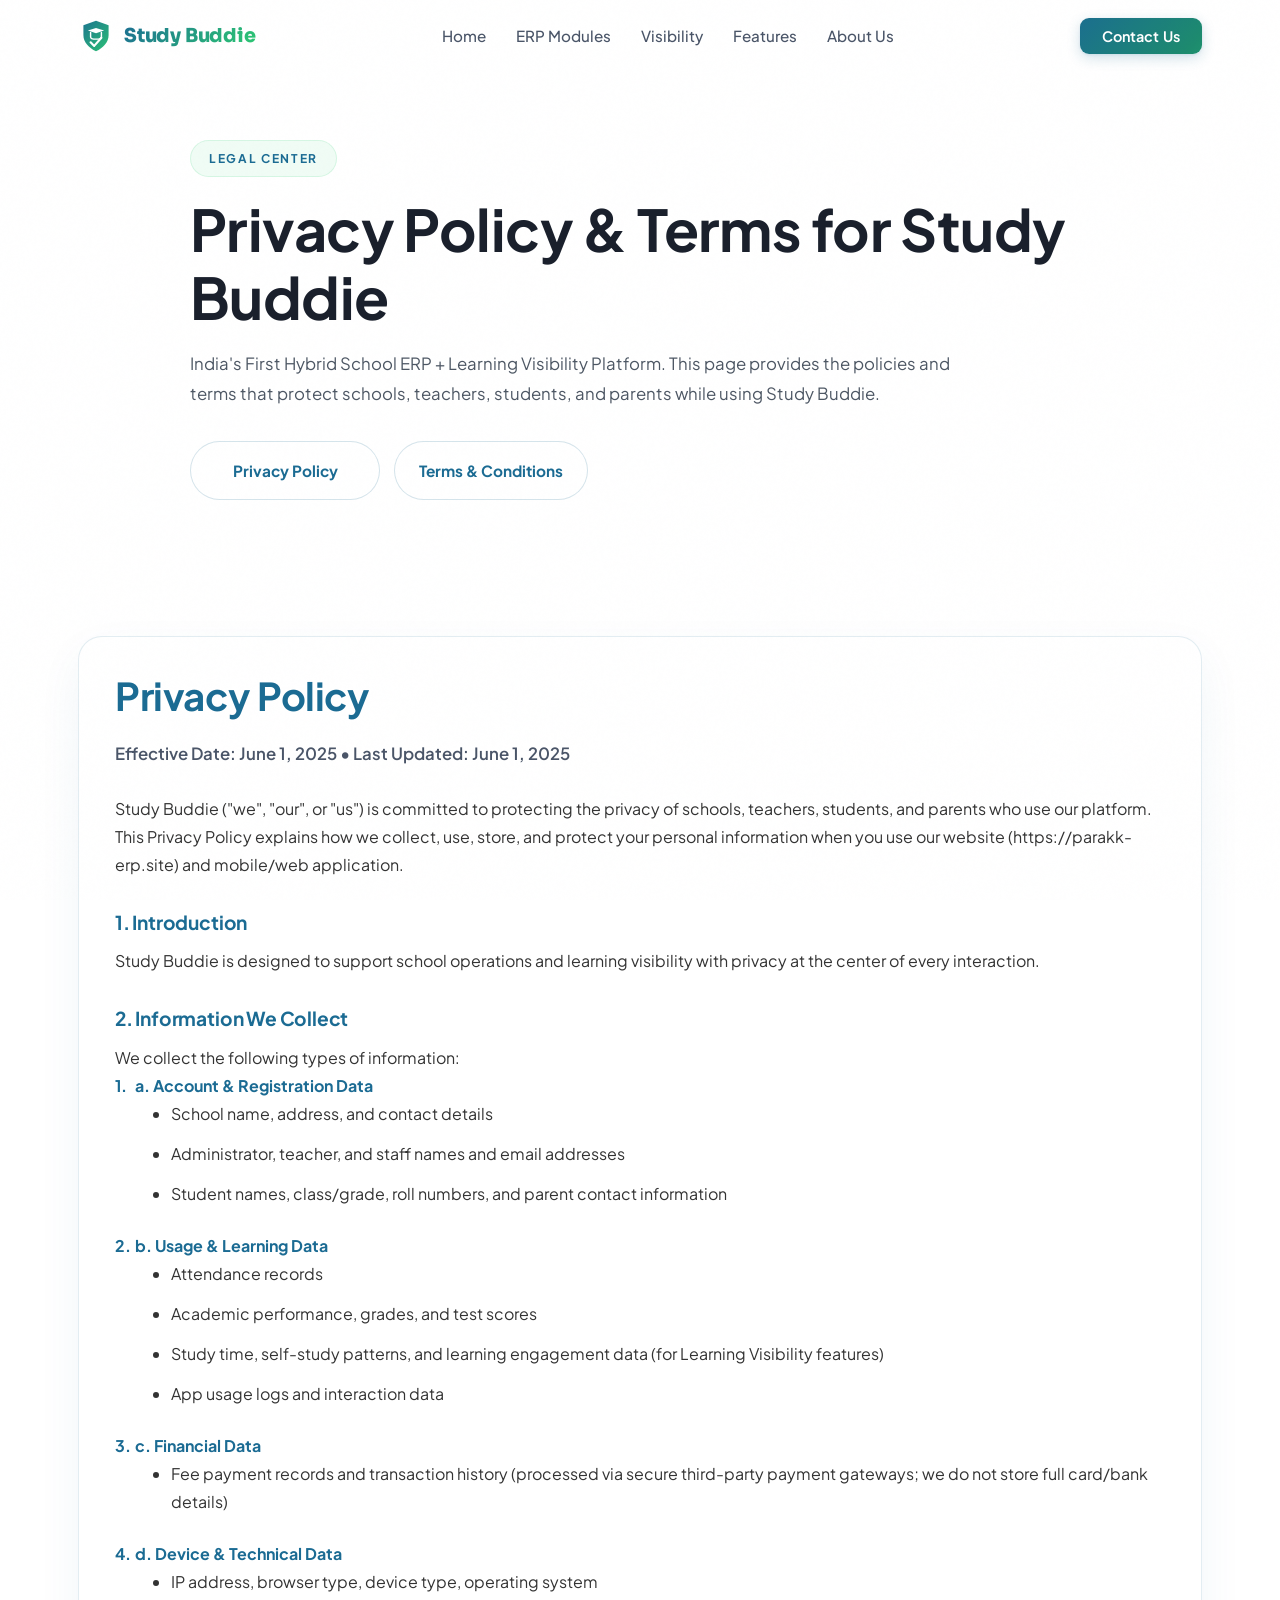
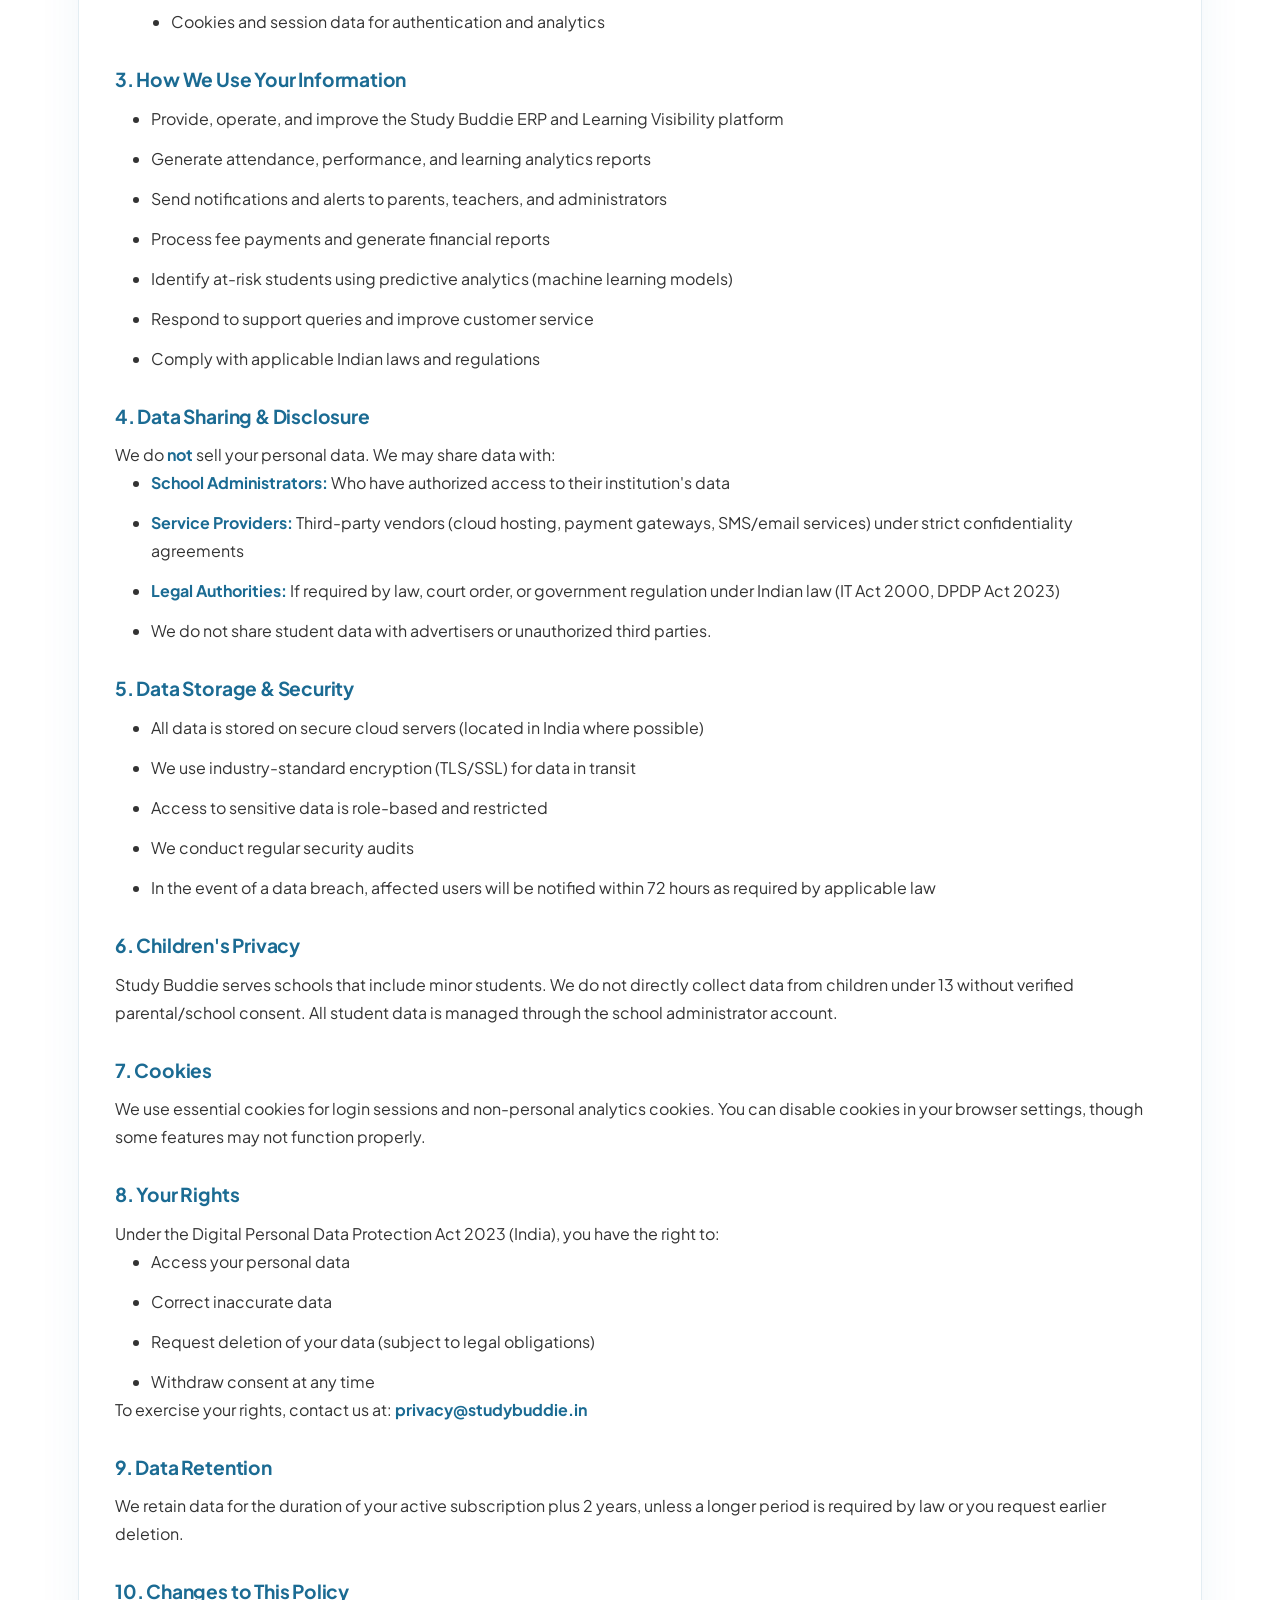
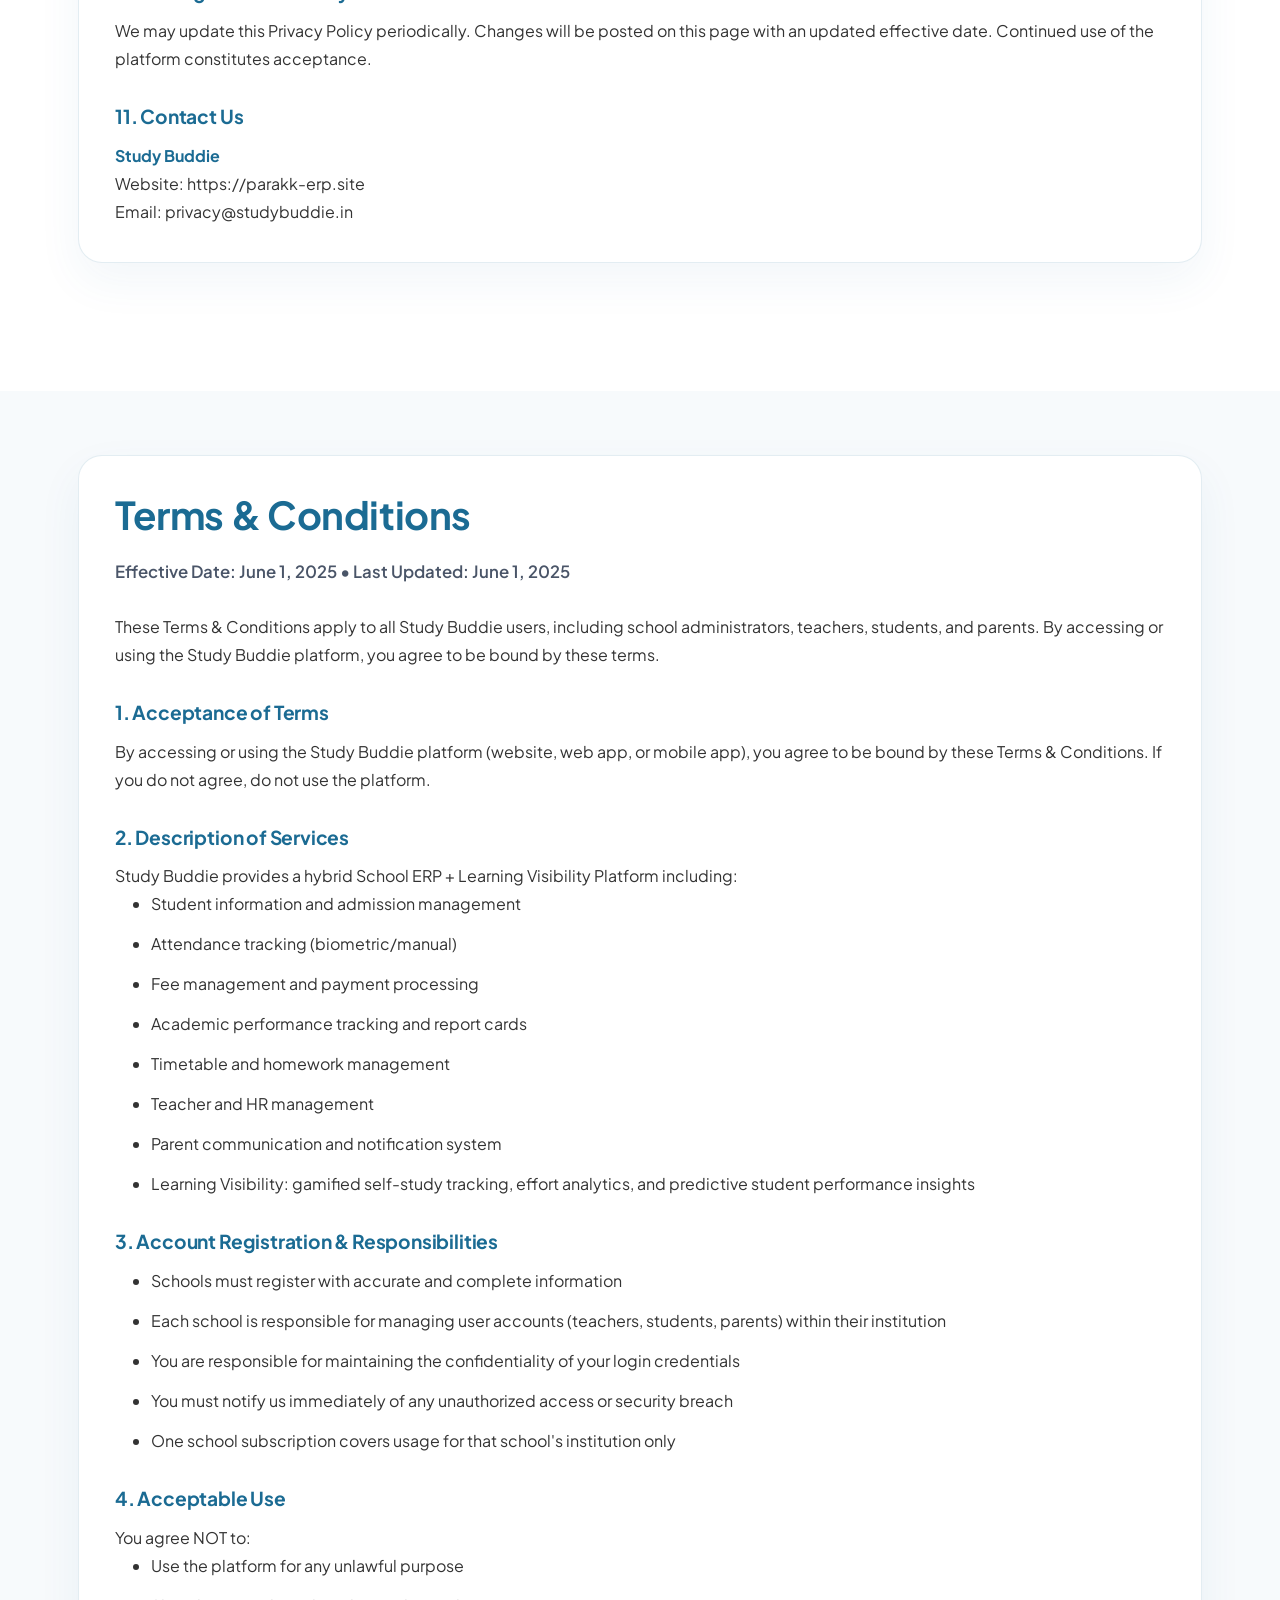
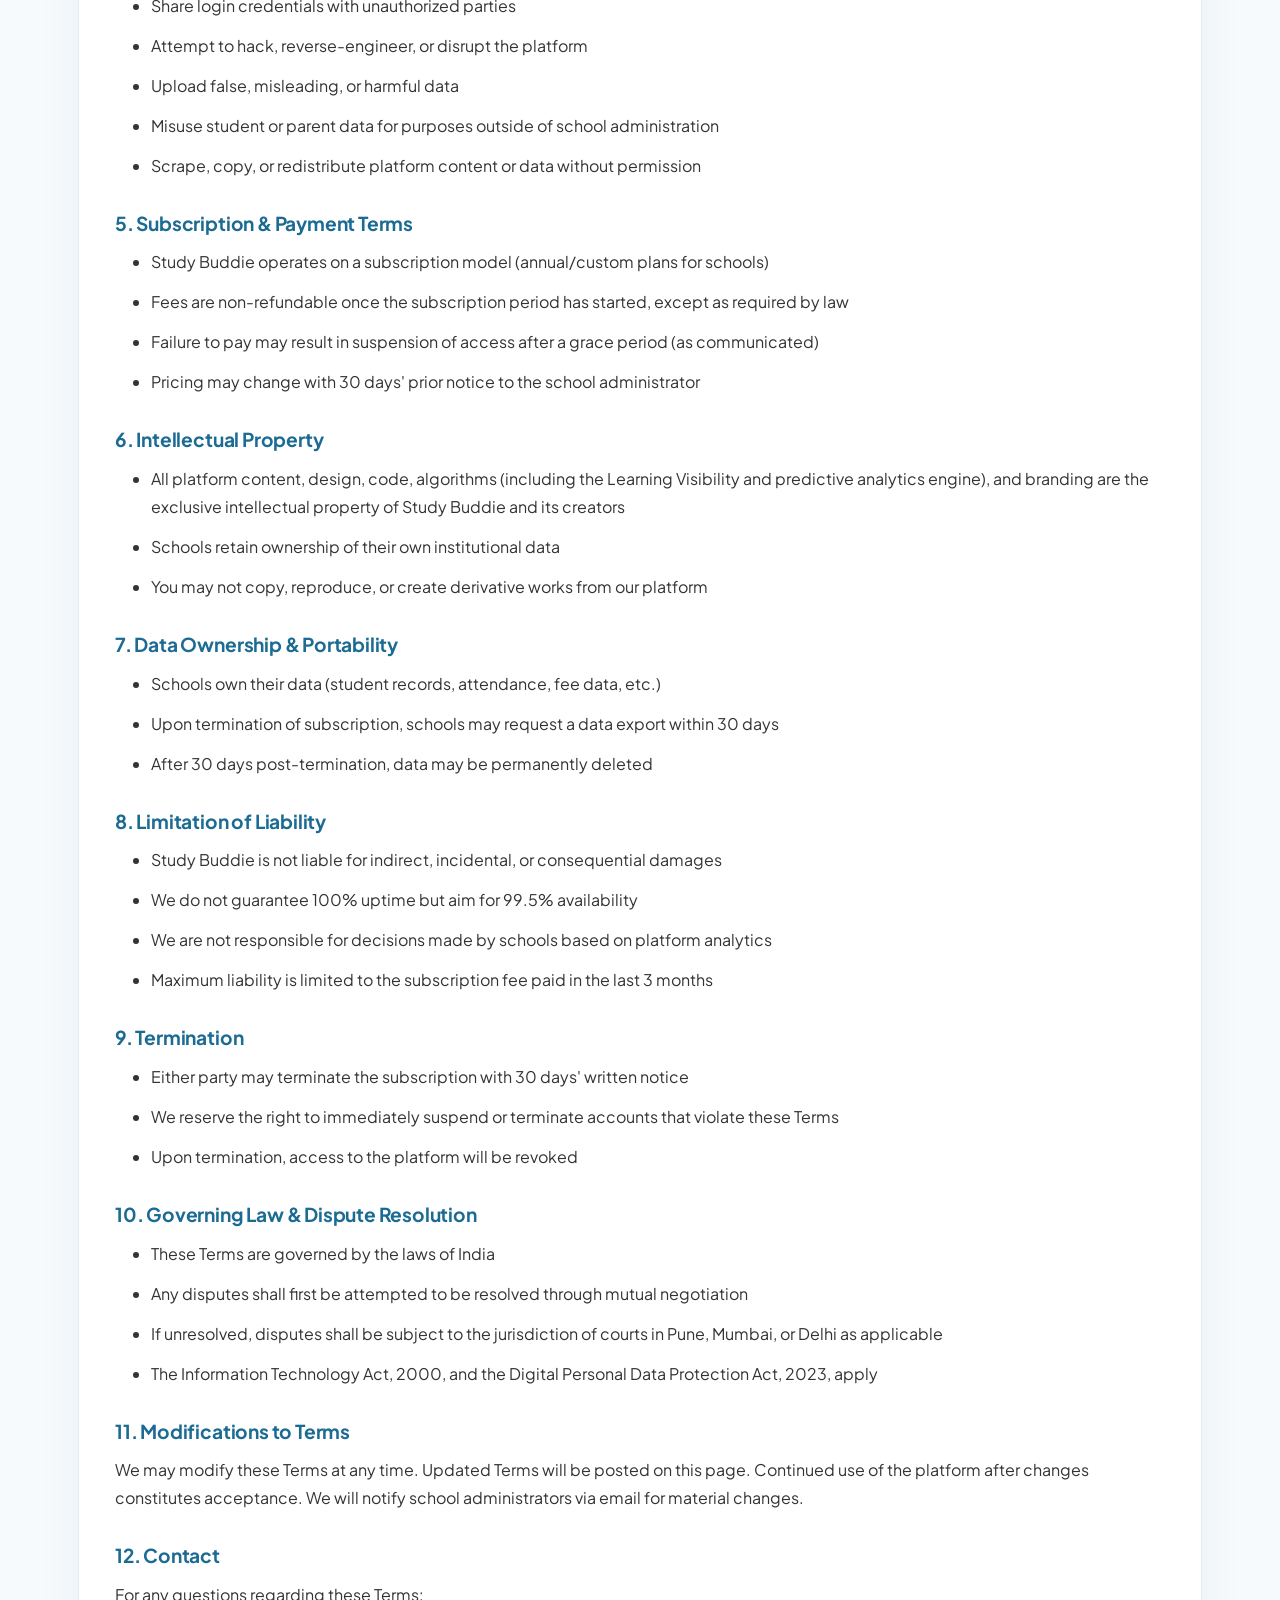
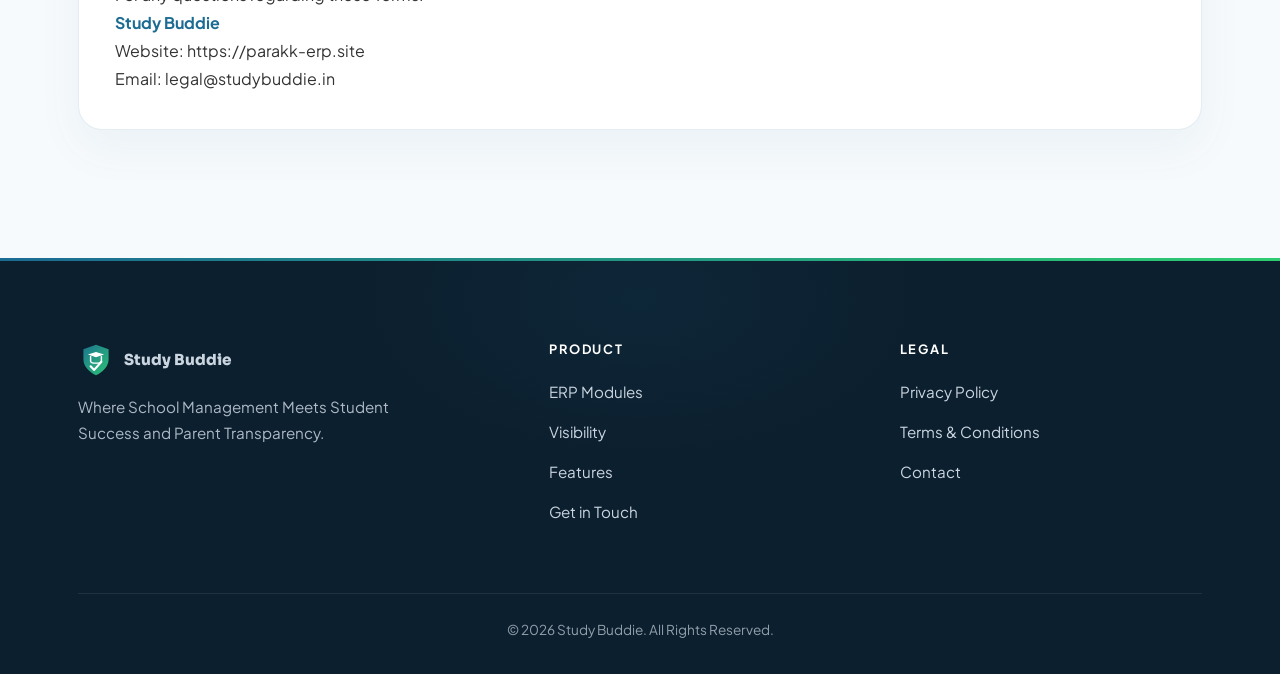
<file: legal.html>
<!DOCTYPE html>
<html lang="en">
<head>
    <meta charset="UTF-8" />
    <meta name="viewport" content="width=device-width, initial-scale=1.0" />
    <title>Study Buddie | Privacy Policy & Terms</title>
    <meta name="description" content="Study Buddie Privacy Policy and Terms & Conditions for schools, teachers, students, and parents." />
    <meta name="theme-color" content="#1B6B93" />
    <link rel="canonical" href="legal.html" />
    <link rel="preconnect" href="https://fonts.googleapis.com" />
    <link rel="preconnect" href="https://fonts.gstatic.com" crossorigin />
    <link href="https://fonts.googleapis.com/css2?family=Plus+Jakarta+Sans:wght@400;500;600;700;800&family=Sora:wght@700;800&display=swap" rel="stylesheet" />
    <link rel="stylesheet" href="css/style.css" />
    <style>
        body { background: #fff; }
        .legal-hero { padding: clamp(100px, 12vw, 140px) 0 40px; }
        .section__head.section__head--left { text-align: left; max-width: 900px; margin: 0 auto 32px; }
        .section__head.section__head--left .badge { margin-bottom: 18px; }
        .section__head.section__head--left h1 { font-size: clamp(2.7rem, 5vw, 3.6rem); margin-bottom: 18px; }
        .section__head.section__head--left p { font-size: 1.05rem; max-width: 760px; color: #4d5764; }
        .tab-nav { display: inline-flex; flex-wrap: wrap; gap: 14px; margin-top: 32px; }
        .tab-link { display: inline-flex; align-items: center; justify-content: center; min-width: 190px; padding: 15px 24px; border-radius: 999px; border: 1px solid rgba(27, 107, 147, 0.18); background: #fff; color: #1B6B93; font-size: 0.96rem; font-weight: 700; transition: transform 0.25s ease, box-shadow 0.25s ease, background-color 0.25s ease; }
        .tab-link:hover { transform: translateY(-1px); box-shadow: 0 10px 28px rgba(27, 107, 147, 0.09); }
        .tab-link.active { background: #1B6B93; color: #fff; border-color: transparent; box-shadow: 0 16px 34px rgba(27, 107, 147, 0.18); }
        .section-legal { padding-top: 64px; }
        .section-legal h2 { color: #1B6B93; margin-bottom: 20px; font-size: clamp(2rem, 3vw, 2.6rem); }
        .section-legal h3 { margin-top: 32px; margin-bottom: 14px; color: #1B6B93; font-size: 1.2rem; }
        .section-legal h4 { margin-top: 24px; margin-bottom: 10px; color: #2F4B64; font-size: 1rem; }
        .section-legal p, .section-legal li { color: #333333; font-size: 1rem; line-height: 1.75; }
        .section-meta { color: #4A5568; margin-bottom: 26px; font-weight: 600; }
        .policy-card { border: 1px solid rgba(27, 107, 147, 0.12); background: #fff; border-radius: 24px; box-shadow: 0 18px 46px rgba(27, 107, 147, 0.06); padding: 36px; }
        .policy-card + .policy-card { margin-top: 40px; }
        .section-legal ol { counter-reset: section; margin-left: 0; padding-left: 0; }
        .section-legal ol > li { list-style: none; margin-bottom: 24px; padding-left: 1.25rem; position: relative; }
        .section-legal ol > li::before { counter-increment: section; content: counter(section, decimal) "."; position: absolute; left: 0; top: 0; font-weight: 700; color: #1B6B93; }
        .section-legal ul { margin-left: 1.25rem; padding-left: 1rem; list-style: disc; }
        .section-legal ul ul { list-style-type: circle; margin-top: 12px; }
        .section-legal li + li { margin-top: 0.75rem; }
        .section-legal strong { color: #1B6B93; }
        .section-legal .legal-note { margin-top: 28px; font-size: 0.98rem; color: #4A5568; }
        .back-to-top { position: fixed; right: 22px; bottom: 22px; width: 52px; height: 52px; border-radius: 50%; background: #1B6B93; color: #fff; font-size: 1.25rem; display: inline-flex; align-items: center; justify-content: center; text-decoration: none; box-shadow: 0 18px 42px rgba(27, 107, 147, 0.24); z-index: 1200; transition: transform 0.2s ease, opacity 0.2s ease; opacity: 0.95; }
        .back-to-top:hover { transform: translateY(-2px); }
        @media (max-width: 768px) {
            .section__head.section__head--left { text-align: left; }
            .tab-nav { justify-content: flex-start; }
            .tab-link { width: 100%; max-width: 100%; }
            .policy-card { padding: 28px; }
            .back-to-top { right: 16px; bottom: 16px; }
        }
    </style>
</head>
<body id="top">
    <nav class="navbar" id="navbar" aria-label="Main navigation">
        <div class="container">
            <div class="nav-inner">
                <a href="https://parakk-erp.site" class="nav-brand" aria-label="Study Buddie home">
                    <svg class="brand-mark" viewBox="0 0 40 40" fill="none" aria-hidden="true">
                        <defs>
                            <linearGradient id="sb-grad-legal" x1="0" y1="0" x2="40" y2="40" gradientUnits="userSpaceOnUse">
                                <stop offset="0" stop-color="#1B6B93" />
                                <stop offset="1" stop-color="#2ECC71" />
                            </linearGradient>
                        </defs>
                        <path d="M20 3 L34 8 V19 C34 27 28 33.5 20 37 C12 33.5 6 27 6 19 V8 Z" fill="url(#sb-grad-legal)" />
                        <path d="M20 11 L29 14 L20 17 L11 14 Z" fill="#fff" />
                        <path d="M14 16 V21 C14 22.5 16.5 23.5 20 23.5 C23.5 23.5 26 22.5 26 21 V16" stroke="#fff" stroke-width="1.6" fill="none" stroke-linecap="round" />
                        <path d="M14 27 L18 31 L26 22" stroke="#fff" stroke-width="2.4" stroke-linecap="round" stroke-linejoin="round" fill="none" />
                    </svg>
                    <span class="gradient-text">Study Buddie</span>
                </a>
                <div class="nav-links" id="navMenu">
                    <a href="index.html" class="nav-link">Home</a>
                    <a href="erp.html" class="nav-link">ERP Modules</a>
                    <a href="visibility.html" class="nav-link">Visibility</a>
                    <a href="features.html" class="nav-link">Features</a>
                    <a href="about.html" class="nav-link">About Us</a>
                </div>
                <a href="contact.html" class="btn btn-primary nav-cta">Contact Us</a>
                <button class="nav-toggle" id="navToggle" aria-label="Toggle menu" aria-expanded="false">
                    <span></span><span></span><span></span>
                </button>
            </div>
        </div>
    </nav>

    <main>
        <section class="section section--white legal-hero">
            <div class="container">
                <div class="section__head section__head--left">
                    <span class="badge">Legal Center</span>
                    <h1>Privacy Policy & Terms for Study Buddie</h1>
                    <p>India's First Hybrid School ERP + Learning Visibility Platform. This page provides the policies and terms that protect schools, teachers, students, and parents while using Study Buddie.</p>
                    <div class="tab-nav" role="tablist">
                        <a href="#privacy-policy" class="tab-link active" role="tab">Privacy Policy</a>
                        <a href="#terms-and-conditions" class="tab-link" role="tab">Terms & Conditions</a>
                    </div>
                </div>
            </div>
        </section>

        <section class="section section--white section-legal" id="privacy-policy">
            <div class="container">
                <div class="policy-card">
                    <h2>Privacy Policy</h2>
                    <div class="section-meta">Effective Date: June 1, 2025 • Last Updated: June 1, 2025</div>
                    <p>Study Buddie ("we", "our", or "us") is committed to protecting the privacy of schools, teachers, students, and parents who use our platform. This Privacy Policy explains how we collect, use, store, and protect your personal information when you use our website (<a href="https://parakk-erp.site">https://parakk-erp.site</a>) and mobile/web application.</p>

                    <h3>1. Introduction</h3>
                    <p>Study Buddie is designed to support school operations and learning visibility with privacy at the center of every interaction.</p>

                    <h3>2. Information We Collect</h3>
                    <p>We collect the following types of information:</p>
                    <ol>
                        <li>
                            <strong>a. Account & Registration Data</strong>
                            <ul>
                                <li>School name, address, and contact details</li>
                                <li>Administrator, teacher, and staff names and email addresses</li>
                                <li>Student names, class/grade, roll numbers, and parent contact information</li>
                            </ul>
                        </li>
                        <li>
                            <strong>b. Usage & Learning Data</strong>
                            <ul>
                                <li>Attendance records</li>
                                <li>Academic performance, grades, and test scores</li>
                                <li>Study time, self-study patterns, and learning engagement data (for Learning Visibility features)</li>
                                <li>App usage logs and interaction data</li>
                            </ul>
                        </li>
                        <li>
                            <strong>c. Financial Data</strong>
                            <ul>
                                <li>Fee payment records and transaction history (processed via secure third-party payment gateways; we do not store full card/bank details)</li>
                            </ul>
                        </li>
                        <li>
                            <strong>d. Device & Technical Data</strong>
                            <ul>
                                <li>IP address, browser type, device type, operating system</li>
                                <li>Cookies and session data for authentication and analytics</li>
                            </ul>
                        </li>
                    </ol>

                    <h3>3. How We Use Your Information</h3>
                    <ul>
                        <li>Provide, operate, and improve the Study Buddie ERP and Learning Visibility platform</li>
                        <li>Generate attendance, performance, and learning analytics reports</li>
                        <li>Send notifications and alerts to parents, teachers, and administrators</li>
                        <li>Process fee payments and generate financial reports</li>
                        <li>Identify at-risk students using predictive analytics (machine learning models)</li>
                        <li>Respond to support queries and improve customer service</li>
                        <li>Comply with applicable Indian laws and regulations</li>
                    </ul>

                    <h3>4. Data Sharing & Disclosure</h3>
                    <p>We do <strong>not</strong> sell your personal data. We may share data with:</p>
                    <ul>
                        <li><strong>School Administrators:</strong> Who have authorized access to their institution's data</li>
                        <li><strong>Service Providers:</strong> Third-party vendors (cloud hosting, payment gateways, SMS/email services) under strict confidentiality agreements</li>
                        <li><strong>Legal Authorities:</strong> If required by law, court order, or government regulation under Indian law (IT Act 2000, DPDP Act 2023)</li>
                        <li>We do not share student data with advertisers or unauthorized third parties.</li>
                    </ul>

                    <h3>5. Data Storage & Security</h3>
                    <ul>
                        <li>All data is stored on secure cloud servers (located in India where possible)</li>
                        <li>We use industry-standard encryption (TLS/SSL) for data in transit</li>
                        <li>Access to sensitive data is role-based and restricted</li>
                        <li>We conduct regular security audits</li>
                        <li>In the event of a data breach, affected users will be notified within 72 hours as required by applicable law</li>
                    </ul>

                    <h3>6. Children's Privacy</h3>
                    <p>Study Buddie serves schools that include minor students. We do not directly collect data from children under 13 without verified parental/school consent. All student data is managed through the school administrator account.</p>

                    <h3>7. Cookies</h3>
                    <p>We use essential cookies for login sessions and non-personal analytics cookies. You can disable cookies in your browser settings, though some features may not function properly.</p>

                    <h3>8. Your Rights</h3>
                    <p>Under the Digital Personal Data Protection Act 2023 (India), you have the right to:</p>
                    <ul>
                        <li>Access your personal data</li>
                        <li>Correct inaccurate data</li>
                        <li>Request deletion of your data (subject to legal obligations)</li>
                        <li>Withdraw consent at any time</li>
                    </ul>
                    <p>To exercise your rights, contact us at: <strong>privacy@studybuddie.in</strong></p>

                    <h3>9. Data Retention</h3>
                    <p>We retain data for the duration of your active subscription plus 2 years, unless a longer period is required by law or you request earlier deletion.</p>

                    <h3>10. Changes to This Policy</h3>
                    <p>We may update this Privacy Policy periodically. Changes will be posted on this page with an updated effective date. Continued use of the platform constitutes acceptance.</p>

                    <h3>11. Contact Us</h3>
                    <p><strong>Study Buddie</strong><br />Website: <a href="https://parakk-erp.site">https://parakk-erp.site</a><br />Email: <a href="mailto:privacy@studybuddie.in">privacy@studybuddie.in</a></p>
                </div>
            </div>
        </section>

        <section class="section section--light section-legal" id="terms-and-conditions">
            <div class="container">
                <div class="policy-card">
                    <h2>Terms &amp; Conditions</h2>
                    <div class="section-meta">Effective Date: June 1, 2025 • Last Updated: June 1, 2025</div>
                    <p>These Terms &amp; Conditions apply to all Study Buddie users, including school administrators, teachers, students, and parents. By accessing or using the Study Buddie platform, you agree to be bound by these terms.</p>

                    <h3>1. Acceptance of Terms</h3>
                    <p>By accessing or using the Study Buddie platform (website, web app, or mobile app), you agree to be bound by these Terms &amp; Conditions. If you do not agree, do not use the platform.</p>

                    <h3>2. Description of Services</h3>
                    <p>Study Buddie provides a hybrid School ERP + Learning Visibility Platform including:</p>
                    <ul>
                        <li>Student information and admission management</li>
                        <li>Attendance tracking (biometric/manual)</li>
                        <li>Fee management and payment processing</li>
                        <li>Academic performance tracking and report cards</li>
                        <li>Timetable and homework management</li>
                        <li>Teacher and HR management</li>
                        <li>Parent communication and notification system</li>
                        <li>Learning Visibility: gamified self-study tracking, effort analytics, and predictive student performance insights</li>
                    </ul>

                    <h3>3. Account Registration & Responsibilities</h3>
                    <ul>
                        <li>Schools must register with accurate and complete information</li>
                        <li>Each school is responsible for managing user accounts (teachers, students, parents) within their institution</li>
                        <li>You are responsible for maintaining the confidentiality of your login credentials</li>
                        <li>You must notify us immediately of any unauthorized access or security breach</li>
                        <li>One school subscription covers usage for that school's institution only</li>
                    </ul>

                    <h3>4. Acceptable Use</h3>
                    <p>You agree NOT to:</p>
                    <ul>
                        <li>Use the platform for any unlawful purpose</li>
                        <li>Share login credentials with unauthorized parties</li>
                        <li>Attempt to hack, reverse-engineer, or disrupt the platform</li>
                        <li>Upload false, misleading, or harmful data</li>
                        <li>Misuse student or parent data for purposes outside of school administration</li>
                        <li>Scrape, copy, or redistribute platform content or data without permission</li>
                    </ul>

                    <h3>5. Subscription & Payment Terms</h3>
                    <ul>
                        <li>Study Buddie operates on a subscription model (annual/custom plans for schools)</li>
                        <li>Fees are non-refundable once the subscription period has started, except as required by law</li>
                        <li>Failure to pay may result in suspension of access after a grace period (as communicated)</li>
                        <li>Pricing may change with 30 days' prior notice to the school administrator</li>
                    </ul>

                    <h3>6. Intellectual Property</h3>
                    <ul>
                        <li>All platform content, design, code, algorithms (including the Learning Visibility and predictive analytics engine), and branding are the exclusive intellectual property of Study Buddie and its creators</li>
                        <li>Schools retain ownership of their own institutional data</li>
                        <li>You may not copy, reproduce, or create derivative works from our platform</li>
                    </ul>

                    <h3>7. Data Ownership & Portability</h3>
                    <ul>
                        <li>Schools own their data (student records, attendance, fee data, etc.)</li>
                        <li>Upon termination of subscription, schools may request a data export within 30 days</li>
                        <li>After 30 days post-termination, data may be permanently deleted</li>
                    </ul>

                    <h3>8. Limitation of Liability</h3>
                    <ul>
                        <li>Study Buddie is not liable for indirect, incidental, or consequential damages</li>
                        <li>We do not guarantee 100% uptime but aim for 99.5% availability</li>
                        <li>We are not responsible for decisions made by schools based on platform analytics</li>
                        <li>Maximum liability is limited to the subscription fee paid in the last 3 months</li>
                    </ul>

                    <h3>9. Termination</h3>
                    <ul>
                        <li>Either party may terminate the subscription with 30 days' written notice</li>
                        <li>We reserve the right to immediately suspend or terminate accounts that violate these Terms</li>
                        <li>Upon termination, access to the platform will be revoked</li>
                    </ul>

                    <h3>10. Governing Law & Dispute Resolution</h3>
                    <ul>
                        <li>These Terms are governed by the laws of India</li>
                        <li>Any disputes shall first be attempted to be resolved through mutual negotiation</li>
                        <li>If unresolved, disputes shall be subject to the jurisdiction of courts in Pune, Mumbai, or Delhi as applicable</li>
                        <li>The Information Technology Act, 2000, and the Digital Personal Data Protection Act, 2023, apply</li>
                    </ul>

                    <h3>11. Modifications to Terms</h3>
                    <p>We may modify these Terms at any time. Updated Terms will be posted on this page. Continued use of the platform after changes constitutes acceptance. We will notify school administrators via email for material changes.</p>

                    <h3>12. Contact</h3>
                    <p>For any questions regarding these Terms:<br /><strong>Study Buddie</strong><br />Website: <a href="https://parakk-erp.site">https://parakk-erp.site</a><br />Email: <a href="mailto:legal@studybuddie.in">legal@studybuddie.in</a></p>
                </div>
            </div>
        </section>
    </main>

    <footer class="footer">
        <div class="container">
            <div class="footer-grid">
                <div class="footer-col">
                    <a href="index.html" class="footer-brand">
                        <svg class="brand-mark" viewBox="0 0 40 40" fill="none" aria-hidden="true">
                            <defs>
                                <linearGradient id="sb-grad-f-legal" x1="0" y1="0" x2="40" y2="40" gradientUnits="userSpaceOnUse">
                                    <stop offset="0" stop-color="#1B6B93" />
                                    <stop offset="1" stop-color="#2ECC71" />
                                </linearGradient>
                            </defs>
                            <path d="M20 3 L34 8 V19 C34 27 28 33.5 20 37 C12 33.5 6 27 6 19 V8 Z" fill="url(#sb-grad-f-legal)" />
                            <path d="M20 11 L29 14 L20 17 L11 14 Z" fill="#fff" />
                            <path d="M14 16 V21 C14 22.5 16.5 23.5 20 23.5 C23.5 23.5 26 22.5 26 21 V16" stroke="#fff" stroke-width="1.6" fill="none" stroke-linecap="round" />
                            <path d="M14 27 L18 31 L26 22" stroke="#fff" stroke-width="2.4" stroke-linecap="round" stroke-linejoin="round" fill="none" />
                        </svg>
                        Study Buddie
                    </a>
                    <p class="footer-tag">Where School Management Meets Student Success and Parent Transparency.</p>
                </div>
                <div class="footer-col">
                    <h4>Product</h4>
                    <ul>
                        <li><a href="erp.html">ERP Modules</a></li>
                        <li><a href="visibility.html">Visibility</a></li>
                        <li><a href="features.html">Features</a></li>
                        <li><a href="contact.html">Get in Touch</a></li>
                    </ul>
                </div>
                <div class="footer-col">
                    <h4>Legal</h4>
                    <ul>
                        <li><a href="/legal.html#privacy-policy">Privacy Policy</a></li>
                        <li><a href="/legal.html#terms-and-conditions">Terms &amp; Conditions</a></li>
                        <li><a href="contact.html">Contact</a></li>
                    </ul>
                </div>
            </div>
            <div class="footer-bottom">
                &copy; <span id="year">2025</span> Study Buddie. All Rights Reserved.
            </div>
        </div>
    </footer>

    <a href="#top" class="back-to-top" aria-label="Back to top">↑</a>

    <script>
        document.addEventListener('DOMContentLoaded', function () {
            var tabLinks = document.querySelectorAll('.tab-link');
            var sections = document.querySelectorAll('section[id]');
            var topButton = document.querySelector('.back-to-top');

            function updateActiveTab() {
                var fromTop = window.scrollY + 140;
                sections.forEach(function (section) {
                    var id = section.id;
                    if (!id) return;
                    var sectionTop = section.offsetTop;
                    var sectionBottom = sectionTop + section.offsetHeight;
                    var active = fromTop >= sectionTop && fromTop < sectionBottom;
                    var link = document.querySelector('.tab-link[href="#' + id + '"]');
                    if (link) {
                        link.classList.toggle('active', active);
                    }
                });
            }

            tabLinks.forEach(function (link) {
                link.addEventListener('click', function () {
                    tabLinks.forEach(function (item) { item.classList.remove('active'); });
                    link.classList.add('active');
                });
            });

            function updateTopButton() {
                if (!topButton) return;
                topButton.style.opacity = window.scrollY > 300 ? '0.95' : '0';
                topButton.style.pointerEvents = window.scrollY > 300 ? 'auto' : 'none';
            }

            window.addEventListener('scroll', function () {
                updateActiveTab();
                updateTopButton();
            }, { passive: true });

            updateActiveTab();
            updateTopButton();
        });
    </script>
    <script src="js/main.js" defer></script>
</body>
</html>
</file>
<file: css/style.css>
/* =========================================================
   Study Buddie — Global Stylesheet (Aesthetics Pass)
   Brand: Blue (#1B6B93) -> Green (#2ECC71)
   ========================================================= */

/* ---------- Reset ---------- */
*,
*::before,
*::after {
    box-sizing: border-box;
    margin: 0;
    padding: 0;
}

html {
    scroll-behavior: smooth;
    -webkit-text-size-adjust: 100%;
}

img,
svg {
    display: block;
    max-width: 100%;
    height: auto;
}

a { color: inherit; text-decoration: none; }
button { font-family: inherit; cursor: pointer; border: none; background: none; }
ul { list-style: none; }

/* ---------- Design Tokens ---------- */
:root {
    --primary-blue: #1B6B93;
    --primary-mid: #1D8B6E;
    --primary-green: #2ECC71;

    --gradient-main: linear-gradient(135deg, #1B6B93 0%, #1D8B6E 50%, #2ECC71 100%);
    --gradient-line: linear-gradient(90deg, #1B6B93, #2ECC71);
    --gradient-hero: linear-gradient(160deg, #E8F6F3 0%, #EBF5FB 40%, #FDFEFE 100%);
    --gradient-glass: linear-gradient(135deg, rgba(27,107,147,0.03) 0%, rgba(46,204,113,0.03) 100%);

    --dark-heading: #1A202C;
    --dark-strong: #2D3748;
    --dark-body: #4A5568;
    --muted-text: #A0AEC0;

    --section-bg-light: #F7FAFC;
    --section-bg-white: #FFFFFF;

    --card-bg: #FFFFFF;
    --card-border: rgba(27, 107, 147, 0.06);
    --card-border-hover: rgba(27, 107, 147, 0.12);
    --input-bg: #FAFCFD;

    --shadow-card: 0 1px 3px rgba(27,107,147,0.04), 0 4px 16px rgba(27,107,147,0.03);
    --shadow-card-hover: 0 4px 8px rgba(27,107,147,0.04), 0 12px 40px rgba(27,107,147,0.10), 0 24px 60px rgba(27,107,147,0.04);
    --shadow-image: 0 8px 32px rgba(27,107,147,0.08), 0 24px 64px rgba(27,107,147,0.05);
    --shadow-image-hover: 0 12px 40px rgba(27,107,147,0.12), 0 32px 80px rgba(27,107,147,0.06);
    --shadow-btn: 0 4px 14px rgba(27,107,147,0.20), 0 1px 3px rgba(27,107,147,0.10);
    --shadow-btn-hover: 0 8px 28px rgba(27,107,147,0.28), 0 2px 6px rgba(27,107,147,0.12);

    --success-green-light: rgba(46, 204, 113, 0.07);

    --footer-bg: #0C1F2E;
    --footer-text: #CBD5E0;

    --radius-card: 18px;
    --radius-btn: 13px;
    --radius-pill: 100px;

    --container-w: 1180px;

    --ease-out-soft: cubic-bezier(0.16, 1, 0.3, 1);
    --ease-out-cta: cubic-bezier(0.23, 1, 0.32, 1);
    --ease-overshoot: cubic-bezier(0.34, 1.56, 0.64, 1);
}

/* ---------- Base ---------- */
body {
    font-family: 'Plus Jakarta Sans', system-ui, -apple-system, Segoe UI, Roboto, sans-serif;
    font-size: 1.05rem;
    line-height: 1.78;
    color: var(--dark-body);
    background: #fff;
    -webkit-font-smoothing: antialiased;
    -moz-osx-font-smoothing: grayscale;
    overflow-x: hidden;
    animation: fadeIn 0.7s ease forwards;
    position: relative;
}

/* Faint film grain across the entire page */
body::after {
    content: '';
    position: fixed;
    inset: 0;
    background-image: url("data:image/svg+xml;utf8,%3Csvg xmlns='http://www.w3.org/2000/svg' viewBox='0 0 256 256'%3E%3Cfilter id='n'%3E%3CfeTurbulence type='fractalNoise' baseFrequency='0.9' numOctaves='4' stitchTiles='stitch'/%3E%3C/filter%3E%3Crect width='100%25' height='100%25' filter='url(%23n)' opacity='0.6'/%3E%3C/svg%3E");
    pointer-events: none;
    z-index: 9999;
    opacity: 0.025;
    mix-blend-mode: multiply;
}

@keyframes fadeIn {
    from { opacity: 0; }
    to   { opacity: 1; }
}

h1, h2, h3, h4, h5, h6 {
    color: var(--dark-heading);
    font-weight: 700;
    line-height: 1.18;
    letter-spacing: -0.01em;
}

p { margin: 0; }

::selection {
    background: rgba(27, 107, 147, 0.15);
    color: var(--dark-heading);
}

*:focus-visible {
    outline: 2px solid var(--primary-blue);
    outline-offset: 3px;
    border-radius: 4px;
}

/* Custom scrollbar (webkit only — Firefox falls back gracefully) */
::-webkit-scrollbar { width: 10px; height: 10px; }
::-webkit-scrollbar-track { background: #F0F4F8; }
::-webkit-scrollbar-thumb {
    background: linear-gradient(180deg, #1B6B93, #2ECC71);
    border-radius: 8px;
    border: 2px solid #F0F4F8;
}
::-webkit-scrollbar-thumb:hover { border-width: 1px; }

/* ---------- Layout helpers ---------- */
.container {
    width: 100%;
    max-width: var(--container-w);
    margin: 0 auto;
    padding: 0 28px;
}

.section {
    padding: clamp(80px, 10vw, 130px) 0;
    position: relative;
    overflow: hidden;
}

.section--light { background: var(--section-bg-light); }
.section--white { background: var(--section-bg-white); }

/* Soft ambient orbs for any decorated section */
.section--decorated::before,
.section--decorated::after {
    content: '';
    position: absolute;
    border-radius: 50%;
    pointer-events: none;
    z-index: 0;
    filter: blur(20px);
}
.section--decorated::before {
    width: 420px; height: 420px;
    top: -120px; right: -120px;
    background: radial-gradient(circle, rgba(27,107,147,0.06) 0%, transparent 70%);
}
.section--decorated::after {
    width: 360px; height: 360px;
    bottom: -100px; left: -100px;
    background: radial-gradient(circle, rgba(46,204,113,0.05) 0%, transparent 70%);
}
.section > .container { position: relative; z-index: 1; }

.section__head {
    text-align: center;
    max-width: 720px;
    margin: 0 auto 56px;
    position: relative;
    z-index: 1;
}
.section__head .badge { margin-bottom: 18px; }

.section__title {
    font-family: 'Sora', 'Plus Jakarta Sans', sans-serif;
    font-size: clamp(2rem, 3.5vw, 3rem);
    font-weight: 700;
    line-height: 1.18;
    letter-spacing: -0.02em;
    margin-bottom: 20px;
}

.section__subtitle {
    font-size: 1.05rem;
    color: var(--dark-body);
    line-height: 1.78;
    max-width: 640px;
    margin: 0 auto;
}

/* Legacy .blob spans — softened to ambient orbs */
.blob {
    position: absolute;
    border-radius: 50%;
    pointer-events: none;
    z-index: 0;
    filter: blur(40px);
}
.blob--blue {
    background: radial-gradient(circle, rgba(27,107,147,0.08) 0%, transparent 70%);
}
.blob--green {
    background: radial-gradient(circle, rgba(46,204,113,0.07) 0%, transparent 70%);
}
.blob--tr { top: -120px; right: -120px; width: 420px; height: 420px; }
.blob--bl { bottom: -120px; left: -120px; width: 360px; height: 360px; }
.blob--small { width: 260px; height: 260px; }

/* ---------- Typography helpers ---------- */
.gradient-text {
    background: linear-gradient(135deg, #1B6B93, #2ECC71);
    -webkit-background-clip: text;
    -webkit-text-fill-color: transparent;
    background-clip: text;
    color: transparent;
}

.eyebrow {
    font-size: 0.8rem;
    font-weight: 600;
    text-transform: uppercase;
    letter-spacing: 0.14em;
    color: var(--primary-blue);
}

/* Pill badge */
.badge {
    display: inline-flex;
    align-items: center;
    gap: 8px;
    background: var(--success-green-light);
    color: var(--primary-blue);
    font-size: 0.75rem;
    font-weight: 700;
    text-transform: uppercase;
    letter-spacing: 0.14em;
    padding: 7px 18px;
    border-radius: var(--radius-pill);
    border: 1px solid rgba(46, 204, 113, 0.14);
    animation: badgePulse 3s ease-in-out infinite;
}

@keyframes badgePulse {
    0%, 100% { box-shadow: 0 0 0 0 rgba(46, 204, 113, 0.18); }
    50%      { box-shadow: 0 0 0 9px rgba(46, 204, 113, 0); }
}

/* ---------- Buttons ---------- */
.btn {
    display: inline-flex;
    align-items: center;
    justify-content: center;
    gap: 10px;
    padding: 17px 38px;
    border-radius: var(--radius-btn);
    font-weight: 650;
    font-size: 0.95rem;
    letter-spacing: 0.01em;
    line-height: 1;
    cursor: pointer;
    transition: transform 0.4s var(--ease-out-cta),
                box-shadow 0.4s var(--ease-out-cta),
                background-position 0.6s ease,
                color 0.3s ease,
                border-color 0.3s ease,
                background-color 0.3s ease;
    position: relative;
    overflow: hidden;
    white-space: nowrap;
}

.btn-primary {
    background: linear-gradient(135deg, #1B6B93 0%, #1D8B6E 50%, #2ECC71 100%);
    background-size: 200% 200%;
    background-position: 0% 50%;
    color: #fff;
    box-shadow: var(--shadow-btn);
}

.btn-primary::before {
    content: '';
    position: absolute;
    top: 0;
    left: -75%;
    width: 50%;
    height: 100%;
    background: linear-gradient(90deg, transparent, rgba(255,255,255,0.20), transparent);
    transform: skewX(-20deg);
    transition: left 0.7s ease;
    pointer-events: none;
}
.btn-primary:hover {
    transform: translateY(-3px);
    box-shadow: var(--shadow-btn-hover);
    background-position: 100% 50%;
}
.btn-primary:hover::before { left: 125%; }
.btn-primary:active { transform: translateY(-1px) scale(0.98); }

.btn-outline {
    background: transparent;
    color: var(--primary-blue);
    border: 2px solid rgba(27, 107, 147, 0.20);
}
.btn-outline:hover {
    background: rgba(27,107,147,0.03);
    border-color: var(--primary-blue);
    transform: translateY(-3px);
    box-shadow: 0 4px 18px rgba(27, 107, 147, 0.10);
}
.btn-outline:active { transform: translateY(-1px) scale(0.98); }

.btn-on-grad {
    background: #fff;
    color: var(--primary-blue);
    box-shadow: 0 6px 20px rgba(0, 0, 0, 0.12);
}
.btn-on-grad:hover {
    transform: translateY(-3px) scale(1.02);
    box-shadow: 0 12px 32px rgba(0, 0, 0, 0.18);
}

.btn-block { width: 100%; }

.btn .arrow { transition: transform 0.3s ease; }
.btn:hover .arrow { transform: translateX(4px); }

/* "Learn More" gradient link */
.link-arrow {
    display: inline-flex;
    align-items: center;
    gap: 8px;
    font-weight: 650;
    background: linear-gradient(135deg, #1B6B93, #2ECC71);
    -webkit-background-clip: text;
    -webkit-text-fill-color: transparent;
    background-clip: text;
    transition: gap 0.3s ease;
}
.link-arrow svg { stroke: var(--primary-green); transition: transform 0.3s ease; }
.link-arrow:hover { gap: 14px; }
.link-arrow:hover svg { transform: translateX(4px); }

/* ---------- Reveal animations ---------- */
.reveal {
    opacity: 0;
    transform: translateY(36px);
    transition: opacity 0.9s var(--ease-out-soft),
                transform 0.9s var(--ease-out-soft);
}
.reveal.visible { opacity: 1; transform: translateY(0); }

.reveal-left {
    opacity: 0;
    transform: translateX(-40px);
    transition: opacity 0.9s var(--ease-out-soft),
                transform 0.9s var(--ease-out-soft);
}
.reveal-left.visible { opacity: 1; transform: translateX(0); }

.reveal-right {
    opacity: 0;
    transform: translateX(40px);
    transition: opacity 0.9s var(--ease-out-soft),
                transform 0.9s var(--ease-out-soft);
}
.reveal-right.visible { opacity: 1; transform: translateX(0); }

.reveal-scale {
    opacity: 0;
    transform: scale(0.92);
    transition: opacity 1s var(--ease-out-soft),
                transform 1s var(--ease-out-soft);
}
.reveal-scale.visible { opacity: 1; transform: scale(1); }

@keyframes float {
    0%, 100% { transform: translateY(0); }
    50%      { transform: translateY(-12px); }
}
.float { animation: float 6s ease-in-out infinite; }

/* ---------- Navbar ---------- */
.navbar {
    position: fixed;
    top: 0;
    left: 0;
    width: 100%;
    z-index: 1000;
    background: rgba(255,255,255,0.0);
    border-bottom: 1px solid transparent;
    transition: background 0.4s ease, border-color 0.4s ease, box-shadow 0.4s ease, backdrop-filter 0.4s ease;
}
.navbar.is-scrolled {
    background: rgba(255, 255, 255, 0.88);
    backdrop-filter: blur(20px) saturate(180%);
    -webkit-backdrop-filter: blur(20px) saturate(180%);
    border-bottom: 1px solid rgba(27, 107, 147, 0.06);
    box-shadow: 0 1px 12px rgba(0,0,0,0.03);
}
.nav-inner {
    display: flex;
    align-items: center;
    justify-content: space-between;
    height: 72px;
}
.nav-brand {
    display: inline-flex;
    align-items: center;
    gap: 10px;
    font-family: 'Sora', 'Plus Jakarta Sans', sans-serif;
    font-weight: 800;
    font-size: 1.2rem;
    letter-spacing: -0.01em;
}
.nav-brand .brand-mark { width: 36px; height: 36px; flex: 0 0 36px; }

.nav-links {
    display: flex;
    align-items: center;
    gap: 30px;
}
.nav-link {
    position: relative;
    color: var(--dark-body);
    font-weight: 500;
    font-size: 0.95rem;
    padding: 6px 0;
    transition: color 0.25s ease;
}
.nav-link::after {
    content: '';
    position: absolute;
    left: 50%; right: 50%;
    bottom: -4px;
    height: 2px;
    background: var(--gradient-line);
    border-radius: 2px;
    transition: left 0.35s var(--ease-out-cta), right 0.35s var(--ease-out-cta);
}
.nav-link:hover,
.nav-link.is-active { color: var(--primary-blue); }
.nav-link:hover::after,
.nav-link.is-active::after { left: 0; right: 0; }

.nav-cta { padding: 11px 22px; border-radius: 9px; font-size: 0.9rem; }

/* Hamburger */
.nav-toggle {
    display: none;
    width: 40px;
    height: 40px;
    position: relative;
    z-index: 1100;
}
.nav-toggle span {
    position: absolute;
    left: 8px;
    right: 8px;
    height: 2px;
    background: var(--dark-heading);
    border-radius: 2px;
    transition: transform 0.4s var(--ease-out-cta), top 0.3s ease, opacity 0.2s ease, width 0.2s ease;
}
.nav-toggle span:nth-child(1) { top: 13px; }
.nav-toggle span:nth-child(2) { top: 19px; }
.nav-toggle span:nth-child(3) { top: 25px; }
.nav-toggle.is-open span:nth-child(1) { top: 19px; transform: rotate(45deg); }
.nav-toggle.is-open span:nth-child(2) { opacity: 0; transform: translateX(-10px); }
.nav-toggle.is-open span:nth-child(3) { top: 19px; transform: rotate(-45deg); }

main { padding-top: 0; }

/* ---------- Hero ---------- */
.hero {
    position: relative;
    background: var(--gradient-hero);
    padding: clamp(110px, 14vw, 170px) 0 clamp(70px, 10vw, 120px);
    overflow: hidden;
    isolation: isolate;
}
.hero--full {
    min-height: 100vh;
    display: flex;
    align-items: center;
}
.hero--compact {
    min-height: 50vh;
    display: flex;
    align-items: center;
    padding: clamp(110px, 12vw, 150px) 0 clamp(60px, 8vw, 100px);
}

/* Faint dot grid faded toward edges */
.hero::before {
    content: '';
    position: absolute;
    inset: 0;
    background-image: radial-gradient(circle, rgba(27,107,147,0.08) 1px, transparent 1px);
    background-size: 28px 28px;
    -webkit-mask-image: radial-gradient(ellipse 70% 60% at 50% 40%, black 30%, transparent 100%);
            mask-image: radial-gradient(ellipse 70% 60% at 50% 40%, black 30%, transparent 100%);
    pointer-events: none;
    z-index: 0;
    opacity: 0.6;
}

.hero-inner {
    position: relative;
    z-index: 2;
    text-align: center;
    max-width: 880px;
    margin: 0 auto;
}

.hero-title {
    font-family: 'Sora', 'Plus Jakarta Sans', sans-serif;
    font-size: clamp(2.3rem, 5vw, 4.2rem);
    font-weight: 800;
    line-height: 1.10;
    letter-spacing: -0.025em;
    margin: 18px 0 22px;
}

.hero-subtitle {
    font-size: clamp(1rem, 1.6vw, 1.15rem);
    color: var(--dark-body);
    line-height: 1.8;
    max-width: 640px;
    margin: 0 auto 36px;
}

.hero-actions {
    display: inline-flex;
    flex-wrap: wrap;
    justify-content: center;
    gap: 16px;
}

.hero-image-wrap {
    position: relative;
    z-index: 2;
    max-width: 920px;
    margin: 80px auto 0;
}
.hero-image {
    width: 100%;
    border-radius: 20px;
    box-shadow: var(--shadow-image);
    background: linear-gradient(135deg, #EBF5FB, #E8F6F3);
    border: 1px solid var(--card-border);
}

/* Hero divider */
.hero-divider {
    width: 100%;
    height: 2px;
    background: linear-gradient(90deg, transparent, rgba(27,107,147,0.18), rgba(46,204,113,0.18), transparent);
}

/* ---------- "Why" 3-column cards ---------- */
.why-grid {
    display: grid;
    grid-template-columns: repeat(3, 1fr);
    gap: 28px;
    position: relative;
    z-index: 1;
}

.why-card {
    position: relative;
    background: var(--card-bg);
    border: 1px solid var(--card-border);
    border-radius: var(--radius-card);
    padding: 38px 34px 34px;
    overflow: hidden;
    transition: transform 0.5s var(--ease-out-cta),
                box-shadow 0.5s var(--ease-out-cta),
                border-color 0.4s ease;
    box-shadow: var(--shadow-card);
}
.why-card::before {
    content: '';
    position: absolute;
    top: 0; left: 0; right: 0;
    height: 3px;
    background: var(--gradient-line);
    transform: scaleX(0);
    transform-origin: left center;
    transition: transform 0.5s var(--ease-out-cta);
}
.why-card::after {
    content: '';
    position: absolute;
    top: -50%; left: -50%;
    width: 200%; height: 200%;
    background: linear-gradient(45deg, transparent 40%, rgba(255,255,255,0.05) 50%, transparent 60%);
    transform: translateX(-100%);
    transition: transform 0.9s ease;
    pointer-events: none;
}
.why-card:hover {
    transform: translateY(-8px);
    box-shadow: var(--shadow-card-hover);
    border-color: var(--card-border-hover);
}
.why-card:hover::before { transform: scaleX(1); }
.why-card:hover::after { transform: translateX(100%); }
.why-card:hover .why-icon {
    background: linear-gradient(135deg, rgba(27,107,147,0.12), rgba(46,204,113,0.12));
    transform: scale(1.08) rotate(-3deg);
}

.why-card .why-num {
    position: absolute;
    top: 18px;
    right: 24px;
    font-family: 'Sora', sans-serif;
    font-size: 3rem;
    font-weight: 800;
    line-height: 1;
    background: linear-gradient(135deg, #1B6B93, #2ECC71);
    -webkit-background-clip: text;
    -webkit-text-fill-color: transparent;
    background-clip: text;
    opacity: 0.16;
    letter-spacing: -0.04em;
}

.why-icon {
    width: 52px;
    height: 52px;
    display: inline-flex;
    align-items: center;
    justify-content: center;
    border-radius: 14px;
    background: linear-gradient(135deg, rgba(27,107,147,0.06), rgba(46,204,113,0.06));
    color: var(--primary-blue);
    margin-bottom: 22px;
    transition: transform 0.4s var(--ease-out-cta), background 0.4s ease;
}
.why-icon svg { width: 22px; height: 22px; stroke-width: 1.8; }

.why-title {
    font-size: 1.35rem;
    font-weight: 700;
    line-height: 1.32;
    margin-bottom: 12px;
    color: var(--dark-heading);
}
.why-text {
    font-size: 0.98rem;
    color: var(--dark-body);
    line-height: 1.72;
}

/* ---------- CTA banner ---------- */
.cta-banner {
    position: relative;
    background: linear-gradient(135deg, #1B6B93 0%, #1D8B6E 40%, #2ECC71 100%);
    background-size: 200% 200%;
    animation: gradientShift 9s ease-in-out infinite;
    color: #fff;
    border-radius: 24px;
    padding: clamp(56px, 7vw, 88px) clamp(28px, 6vw, 72px);
    text-align: center;
    overflow: hidden;
    cursor: default;
    box-shadow: 0 24px 56px rgba(27,107,147,0.18);
}
@keyframes gradientShift {
    0%, 100% { background-position: 0% 50%; }
    50%      { background-position: 100% 50%; }
}

.cta-banner::before,
.cta-banner::after {
    content: '';
    position: absolute;
    border-radius: 50%;
    background: rgba(255,255,255,0.07);
    pointer-events: none;
    animation: float 11s ease-in-out infinite;
}
.cta-banner::before {
    width: 240px; height: 240px;
    top: -100px; right: -60px;
}
.cta-banner::after {
    width: 180px; height: 180px;
    bottom: -60px; left: -50px;
    animation-delay: -4s;
}

.cta-banner h2 {
    color: #fff;
    font-family: 'Sora', sans-serif;
    font-size: clamp(1.6rem, 3vw, 2.2rem);
    font-weight: 700;
    line-height: 1.2;
    letter-spacing: -0.015em;
    margin-bottom: 14px;
    position: relative;
    z-index: 2;
}
.cta-banner p {
    color: rgba(255,255,255,0.90);
    max-width: 580px;
    margin: 0 auto 28px;
    position: relative;
    z-index: 2;
    font-size: 1.05rem;
}
.cta-banner .btn { position: relative; z-index: 2; }

/* ---------- Module / Feature alternating ---------- */
.module {
    padding: clamp(80px, 10vw, 130px) 0;
    position: relative;
    overflow: hidden;
}
.module--light { background: var(--section-bg-light); }

.module-grid {
    display: grid;
    grid-template-columns: 1fr 1fr;
    gap: 64px;
    align-items: center;
    position: relative;
    z-index: 1;
}
.module--reverse .module-grid {
    grid-template-areas: "text image";
}
.module--reverse .module-grid .module-text { grid-area: text; }
.module--reverse .module-grid .module-image { grid-area: image; }

/* Image with ghost frame parallax decoration */
.module-image {
    position: relative;
    border-radius: 20px;
    overflow: visible;
    transition: transform 0.6s var(--ease-out-cta);
}
.module-image::after {
    content: '';
    position: absolute;
    top: 16px; left: 16px; right: -16px; bottom: -16px;
    border-radius: 22px;
    border: 2px solid rgba(27,107,147,0.06);
    z-index: 0;
    pointer-events: none;
}
.module-image img {
    position: relative;
    z-index: 1;
    width: 100%;
    height: 100%;
    object-fit: cover;
    aspect-ratio: 4 / 3;
    border-radius: 20px;
    box-shadow: var(--shadow-image);
    border: 1px solid var(--card-border);
    background: linear-gradient(135deg, #EBF5FB, #E8F6F3);
    transition: transform 0.6s var(--ease-out-cta), box-shadow 0.6s var(--ease-out-cta);
}
.module-image:hover img {
    transform: scale(1.02) translateY(-4px);
    box-shadow: var(--shadow-image-hover);
}

.module-text {
    position: relative;
    padding: 8px 0;
}
.module-text .badge { margin-bottom: 18px; }

.module-title {
    font-family: 'Sora', sans-serif;
    font-size: clamp(1.6rem, 2.6vw, 2.1rem);
    font-weight: 700;
    line-height: 1.2;
    letter-spacing: -0.02em;
    margin-bottom: 18px;
}

.module-desc {
    color: var(--dark-body);
    font-size: 1rem;
    line-height: 1.78;
    margin-bottom: 26px;
}

.feature-list {
    margin-bottom: 28px;
}
.feature-list li {
    display: flex;
    gap: 14px;
    align-items: flex-start;
    padding: 8px 0;
    font-size: 0.97rem;
    font-weight: 500;
    color: var(--dark-strong);
    line-height: 1.6;
}
.feature-list .check {
    flex: 0 0 24px;
    width: 24px;
    height: 24px;
    border-radius: 50%;
    background: var(--success-green-light);
    color: var(--primary-green);
    display: inline-flex;
    align-items: center;
    justify-content: center;
    margin-top: 2px;
    transition: transform 0.45s var(--ease-overshoot), background 0.3s ease;
}
.feature-list .check svg { width: 14px; height: 14px; stroke-width: 3; }
.feature-list li.visible .check { animation: checkPop 0.6s var(--ease-overshoot) both; }
@keyframes checkPop {
    0%   { opacity: 0; transform: scale(0.5); }
    70%  { transform: scale(1.18); }
    100% { opacity: 1; transform: scale(1); }
}

/* Watermark numbers (visibility page) */
.module--watermark { position: relative; }
.module-watermark {
    position: absolute;
    top: -28px;
    right: 0;
    font-family: 'Sora', sans-serif;
    font-size: clamp(5rem, 10vw, 9rem);
    font-weight: 800;
    line-height: 1;
    background: linear-gradient(135deg, #1B6B93, #2ECC71);
    -webkit-background-clip: text;
    -webkit-text-fill-color: transparent;
    background-clip: text;
    opacity: 0.04;
    pointer-events: none;
    user-select: none;
    letter-spacing: -0.05em;
    z-index: 0;
}
.module-text > *:not(.module-watermark) { position: relative; z-index: 1; }

/* ---------- Features grid (3x3) ---------- */
.features-grid {
    display: grid;
    grid-template-columns: repeat(3, 1fr);
    gap: 28px;
    position: relative;
    z-index: 1;
}

.feature-card {
    position: relative;
    background: var(--card-bg);
    border: 1px solid var(--card-border);
    border-radius: var(--radius-card);
    padding: 38px 28px 32px;
    overflow: hidden;
    transition: transform 0.5s var(--ease-out-cta),
                box-shadow 0.5s var(--ease-out-cta),
                border-color 0.4s ease;
    box-shadow: var(--shadow-card);
}
.feature-card::before {
    content: '';
    position: absolute;
    top: 0; left: 0; right: 0;
    height: 3px;
    background: var(--gradient-line);
    transform: scaleX(0);
    transform-origin: left center;
    transition: transform 0.5s var(--ease-out-cta);
}
.feature-card:hover {
    transform: translateY(-6px);
    box-shadow: var(--shadow-card-hover);
    border-color: var(--card-border-hover);
}
.feature-card:hover::before { transform: scaleX(1); }
.feature-card:hover .feature-icon {
    background: var(--gradient-main);
    color: #fff;
    transform: scale(1.08) rotate(-3deg);
}

.feature-icon {
    width: 56px;
    height: 56px;
    display: inline-flex;
    align-items: center;
    justify-content: center;
    border-radius: 14px;
    background: linear-gradient(135deg, rgba(27,107,147,0.06) 0%, rgba(46,204,113,0.06) 100%);
    color: var(--primary-blue);
    margin-bottom: 22px;
    transition: background 0.4s ease, color 0.4s ease, transform 0.4s var(--ease-out-cta);
}
.feature-icon svg { width: 24px; height: 24px; stroke-width: 1.8; }

.feature-card h3 {
    font-size: 1.18rem;
    font-weight: 700;
    margin-bottom: 10px;
    line-height: 1.3;
    color: var(--dark-heading);
}
.feature-card p {
    font-size: 0.93rem;
    color: var(--dark-body);
    line-height: 1.72;
}

/* ---------- About narrative ---------- */
.story {
    max-width: 800px;
    margin: 0 auto;
    position: relative;
    text-align: left;
}
.story::before {
    content: '\201C';
    position: absolute;
    top: -90px;
    left: -30px;
    font-family: 'Sora', serif;
    font-size: 13rem;
    line-height: 1;
    background: linear-gradient(135deg, #1B6B93, #2ECC71);
    -webkit-background-clip: text;
    -webkit-text-fill-color: transparent;
    background-clip: text;
    opacity: 0.07;
    pointer-events: none;
}
.story p {
    font-size: 1.1rem;
    line-height: 1.9;
    color: var(--dark-body);
    margin-bottom: 24px;
    position: relative;
    z-index: 1;
}

.mv-grid {
    display: grid;
    grid-template-columns: 1fr 1fr;
    gap: 28px;
    position: relative;
    z-index: 1;
}
.mv-card {
    background: var(--card-bg);
    border: 1px solid var(--card-border);
    border-radius: var(--radius-card);
    padding: 38px;
    box-shadow: var(--shadow-card);
    position: relative;
    overflow: hidden;
    transition: transform 0.5s var(--ease-out-cta), box-shadow 0.5s var(--ease-out-cta);
}
.mv-card::before {
    content: '';
    position: absolute;
    top: 0; bottom: 0; left: 0;
    width: 4px;
    border-radius: 4px 0 0 4px;
    transition: background 0.4s ease;
}
.mv-card--mission::before { background: var(--primary-blue); }
.mv-card--vision::before  { background: var(--primary-green); }
.mv-card:hover {
    transform: translateY(-6px);
    box-shadow: var(--shadow-card-hover);
}
.mv-card:hover::before { background: var(--gradient-line); }

.mv-icon {
    width: 48px;
    height: 48px;
    display: inline-flex;
    align-items: center;
    justify-content: center;
    border-radius: 12px;
    background: var(--success-green-light);
    color: var(--primary-blue);
    margin-bottom: 18px;
}
.mv-icon svg { width: 22px; height: 22px; stroke-width: 1.8; }
.mv-label {
    font-size: 0.78rem;
    font-weight: 700;
    text-transform: uppercase;
    letter-spacing: 0.14em;
    color: var(--primary-blue);
    margin-bottom: 8px;
}
.mv-card h3 {
    font-family: 'Sora', sans-serif;
    font-size: 1.4rem;
    font-weight: 700;
    margin-bottom: 12px;
    color: var(--dark-heading);
}
.mv-card p {
    font-size: 0.98rem;
    color: var(--dark-body);
    line-height: 1.78;
}

/* Founder */
.founder {
    text-align: center;
    max-width: 480px;
    margin: 0 auto;
    position: relative;
    z-index: 1;
}
.founder-photo {
    width: 170px;
    height: 170px;
    margin: 0 auto 24px;
    border-radius: 50%;
    border: 4px solid transparent;
    background:
        linear-gradient(#fff, #fff) padding-box,
        linear-gradient(135deg, #1B6B93, #2ECC71) border-box;
    box-shadow: 0 8px 32px rgba(27,107,147,0.12);
    overflow: hidden;
    transition: transform 0.5s ease, box-shadow 0.5s ease;
}
.founder-photo img {
    width: 100%;
    height: 100%;
    object-fit: cover;
    border-radius: 50%;
}
.founder-photo:hover {
    transform: scale(1.05);
    box-shadow: 0 12px 48px rgba(27,107,147,0.18);
}

.founder-name {
    font-family: 'Sora', sans-serif;
    font-size: 1.5rem;
    font-weight: 700;
    margin-bottom: 4px;
}
.founder-role {
    color: var(--muted-text);
    font-size: 0.95rem;
    margin-bottom: 18px;
}
.founder-quote {
    font-style: italic;
    font-size: 1.08rem;
    background: linear-gradient(135deg, #1B6B93, #2ECC71);
    -webkit-background-clip: text;
    -webkit-text-fill-color: transparent;
    background-clip: text;
    margin-bottom: 22px;
}
.founder-social {
    display: inline-flex;
    align-items: center;
    justify-content: center;
    width: 42px;
    height: 42px;
    border-radius: 50%;
    background: var(--gradient-main);
    color: #fff;
    transition: transform 0.3s ease, box-shadow 0.3s ease;
    box-shadow: 0 6px 18px rgba(27,107,147,0.20);
}
.founder-social:hover {
    transform: scale(1.1);
    box-shadow: 0 10px 28px rgba(27,107,147,0.30);
}
.founder-social svg { width: 18px; height: 18px; }

/* ---------- Contact ---------- */
.contact-grid {
    display: grid;
    grid-template-columns: 1.15fr 0.85fr;
    gap: 36px;
    align-items: start;
    position: relative;
    z-index: 1;
}

.contact-card {
    background: #fff;
    border: 1px solid var(--card-border);
    border-radius: var(--radius-card);
    padding: 42px;
    box-shadow: var(--shadow-card);
}

.contact-card h3 {
    font-family: 'Sora', sans-serif;
    font-size: 1.5rem;
    font-weight: 700;
    margin-bottom: 8px;
}
.contact-card .lede {
    color: var(--dark-body);
    margin-bottom: 28px;
    font-size: 0.95rem;
}

.field { margin-bottom: 18px; }
.field label {
    display: block;
    font-size: 0.82rem;
    font-weight: 650;
    color: var(--dark-strong);
    margin-bottom: 8px;
    letter-spacing: 0.02em;
}
.input,
.textarea {
    width: 100%;
    padding: 16px 20px;
    border: 2px solid rgba(27, 107, 147, 0.08);
    border-radius: 13px;
    font-family: inherit;
    font-size: 1rem;
    color: var(--dark-heading);
    background: var(--input-bg);
    transition: border-color 0.3s ease, box-shadow 0.3s ease, background 0.3s ease;
}
.textarea {
    min-height: 140px;
    resize: vertical;
    line-height: 1.6;
}
.input::placeholder,
.textarea::placeholder { color: var(--muted-text); font-weight: 400; }
.input:focus,
.textarea:focus {
    outline: none;
    border-color: var(--primary-blue);
    background: #fff;
    box-shadow: 0 0 0 4px rgba(27, 107, 147, 0.06), 0 2px 8px rgba(27, 107, 147, 0.04);
}

.form-status {
    margin-top: 12px;
    font-size: 0.9rem;
    color: var(--primary-green);
    min-height: 1.2em;
}

.info-card {
    background: var(--gradient-hero);
    border: 1px solid var(--card-border);
    border-radius: var(--radius-card);
    padding: 42px;
    box-shadow: var(--shadow-card);
    position: relative;
    overflow: hidden;
}
.info-card::before {
    content: '';
    position: absolute;
    top: -120px; right: -100px;
    width: 240px; height: 240px;
    background: radial-gradient(circle, rgba(27,107,147,0.06) 0%, transparent 70%);
    border-radius: 50%;
    pointer-events: none;
}
.info-card h3 {
    font-family: 'Sora', sans-serif;
    font-size: 1.4rem;
    font-weight: 700;
    margin-bottom: 28px;
    position: relative;
    z-index: 1;
}

.info-item {
    display: flex;
    gap: 18px;
    align-items: flex-start;
    padding: 14px 0;
    border-bottom: 1px solid rgba(27, 107, 147, 0.08);
    position: relative;
    z-index: 1;
}
.info-item:last-child { border-bottom: none; }

.info-ico {
    flex: 0 0 48px;
    width: 48px;
    height: 48px;
    border-radius: 50%;
    background: var(--gradient-main);
    color: #fff;
    display: inline-flex;
    align-items: center;
    justify-content: center;
    box-shadow: 0 6px 18px rgba(27,107,147,0.20);
}
.info-ico svg { width: 20px; height: 20px; stroke-width: 1.9; }

.info-label {
    font-size: 0.76rem;
    font-weight: 700;
    text-transform: uppercase;
    letter-spacing: 0.12em;
    color: var(--muted-text);
    margin-bottom: 4px;
}
.info-value {
    font-weight: 600;
    color: var(--dark-heading);
    font-size: 1.02rem;
    line-height: 1.45;
    transition: color 0.2s ease;
}
a.info-value:hover { color: var(--primary-blue); }

/* ---------- Footer ---------- */
.footer {
    background: var(--footer-bg);
    color: var(--footer-text);
    padding: 84px 0 32px;
    position: relative;
    overflow: hidden;
}
/* Animated brand gradient ribbon at the very top */
.footer::before {
    content: '';
    position: absolute;
    top: 0; left: 0; right: 0;
    height: 3px;
    background: linear-gradient(90deg, #1B6B93, #2ECC71, #1B6B93);
    background-size: 200% 100%;
    animation: gradientSlide 6s linear infinite;
}
@keyframes gradientSlide {
    0%   { background-position: 0% 0%; }
    100% { background-position: 200% 0%; }
}
/* Ambient glow centered above the footer interior */
.footer::after {
    content: '';
    position: absolute;
    top: -120px; left: 50%;
    transform: translateX(-50%);
    width: 560px; height: 320px;
    background: radial-gradient(ellipse, rgba(27,107,147,0.10) 0%, transparent 70%);
    pointer-events: none;
}

.footer-grid {
    display: grid;
    grid-template-columns: 1.4fr 1fr 1fr;
    gap: 48px;
    position: relative;
    z-index: 1;
    margin-bottom: 56px;
}
.footer-brand {
    display: inline-flex;
    align-items: center;
    gap: 10px;
    color: #fff;
    font-family: 'Sora', sans-serif;
    font-weight: 800;
    font-size: 1.2rem;
    margin-bottom: 16px;
}
.footer-brand .brand-mark { width: 36px; height: 36px; }
.footer-tag {
    color: var(--footer-text);
    line-height: 1.7;
    max-width: 320px;
    font-size: 0.95rem;
    opacity: 0.85;
}

.footer-col h4 {
    color: #fff;
    font-size: 0.8rem;
    font-weight: 700;
    text-transform: uppercase;
    letter-spacing: 0.14em;
    margin-bottom: 20px;
}
.footer-col ul li { margin-bottom: 10px; }
.footer-col a {
    color: var(--footer-text);
    font-size: 0.95rem;
    transition: color 0.25s ease;
}
.footer-col a:hover { color: #fff; }

.footer-bottom {
    border-top: 1px solid rgba(255,255,255,0.08);
    padding-top: 24px;
    text-align: center;
    font-size: 0.85rem;
    color: rgba(203,213,224,0.7);
    position: relative;
    z-index: 1;
}

/* ---------- Touch device gating: drop hover translates ---------- */
@media (hover: none) {
    .why-card:hover,
    .feature-card:hover,
    .mv-card:hover,
    .module-image:hover img,
    .btn-primary:hover,
    .btn-outline:hover,
    .btn-on-grad:hover {
        transform: none;
    }
    .btn:active,
    .why-card:active,
    .feature-card:active,
    .mv-card:active { transform: scale(0.98); }
}

/* ---------- Responsive ---------- */
@media (max-width: 1024px) {
    .why-grid,
    .features-grid {
        grid-template-columns: repeat(2, 1fr);
    }
    .module-grid {
        grid-template-columns: 1fr;
        gap: 44px;
    }
    .module--reverse .module-grid {
        grid-template-areas: none;
    }
    .module--reverse .module-grid .module-text,
    .module--reverse .module-grid .module-image { grid-area: auto; }
    .module--reverse .module-image { order: -1; }
    .module-image::after { display: none; }
    .footer-grid {
        grid-template-columns: 1fr 1fr;
        gap: 36px;
    }
    .contact-grid {
        grid-template-columns: 1fr;
        gap: 28px;
    }
}

@media (max-width: 768px) {
    .container { padding: 0 20px; }

    .nav-links {
        position: fixed;
        top: 0; left: 0;
        width: 100%;
        height: 100vh;
        background: rgba(255,255,255,0.95);
        backdrop-filter: blur(24px);
        -webkit-backdrop-filter: blur(24px);
        flex-direction: column;
        justify-content: center;
        gap: 30px;
        transform: translateY(-100%);
        opacity: 0;
        pointer-events: none;
        transition: transform 0.5s var(--ease-out-cta), opacity 0.4s ease;
        z-index: 1050;
    }
    .nav-links.is-open {
        transform: translateY(0);
        opacity: 1;
        pointer-events: auto;
    }
    .nav-links .nav-link {
        font-size: 1.5rem;
        font-weight: 700;
        opacity: 0;
        transform: translateY(14px);
        transition: opacity 0.5s ease, transform 0.5s ease;
    }
    .nav-links.is-open .nav-link { opacity: 1; transform: translateY(0); }
    .nav-links.is-open .nav-link:nth-child(1) { transition-delay: 0.10s; }
    .nav-links.is-open .nav-link:nth-child(2) { transition-delay: 0.18s; }
    .nav-links.is-open .nav-link:nth-child(3) { transition-delay: 0.26s; }
    .nav-links.is-open .nav-link:nth-child(4) { transition-delay: 0.34s; }
    .nav-links.is-open .nav-link:nth-child(5) { transition-delay: 0.42s; }
    .nav-cta { display: none; }
    .nav-toggle { display: block; }

    .why-grid,
    .features-grid,
    .mv-grid {
        grid-template-columns: 1fr;
        gap: 20px;
    }

    .footer-grid {
        grid-template-columns: 1fr;
        gap: 32px;
        text-align: center;
    }
    .footer-tag { margin: 0 auto; }
    .footer-brand { justify-content: center; }

    .section { padding: 64px 0; }
    .section__head { margin-bottom: 40px; }

    .hero-actions { gap: 12px; flex-direction: column; width: 100%; }
    .hero-actions .btn { width: 100%; min-height: 48px; }

    .module-grid { gap: 32px; }
    .module-watermark { font-size: 4.5rem; top: -16px; }

    .blob--tr, .blob--bl,
    .section--decorated::before,
    .section--decorated::after { width: 220px; height: 220px; }

    .why-card,
    .feature-card,
    .mv-card,
    .contact-card,
    .info-card { padding: 28px 22px; }

    .cta-banner { padding: 48px 24px; border-radius: 18px; }
}

@media (prefers-reduced-motion: reduce) {
    *,
    *::before,
    *::after {
        animation-duration: 0.001ms !important;
        animation-iteration-count: 1 !important;
        transition-duration: 0.001ms !important;
        scroll-behavior: auto !important;
    }
    .reveal,
    .reveal-left,
    .reveal-right,
    .reveal-scale {
        opacity: 1 !important;
        transform: none !important;
    }
    .float,
    .cta-banner,
    .footer::before { animation: none !important; }
}
</file>
